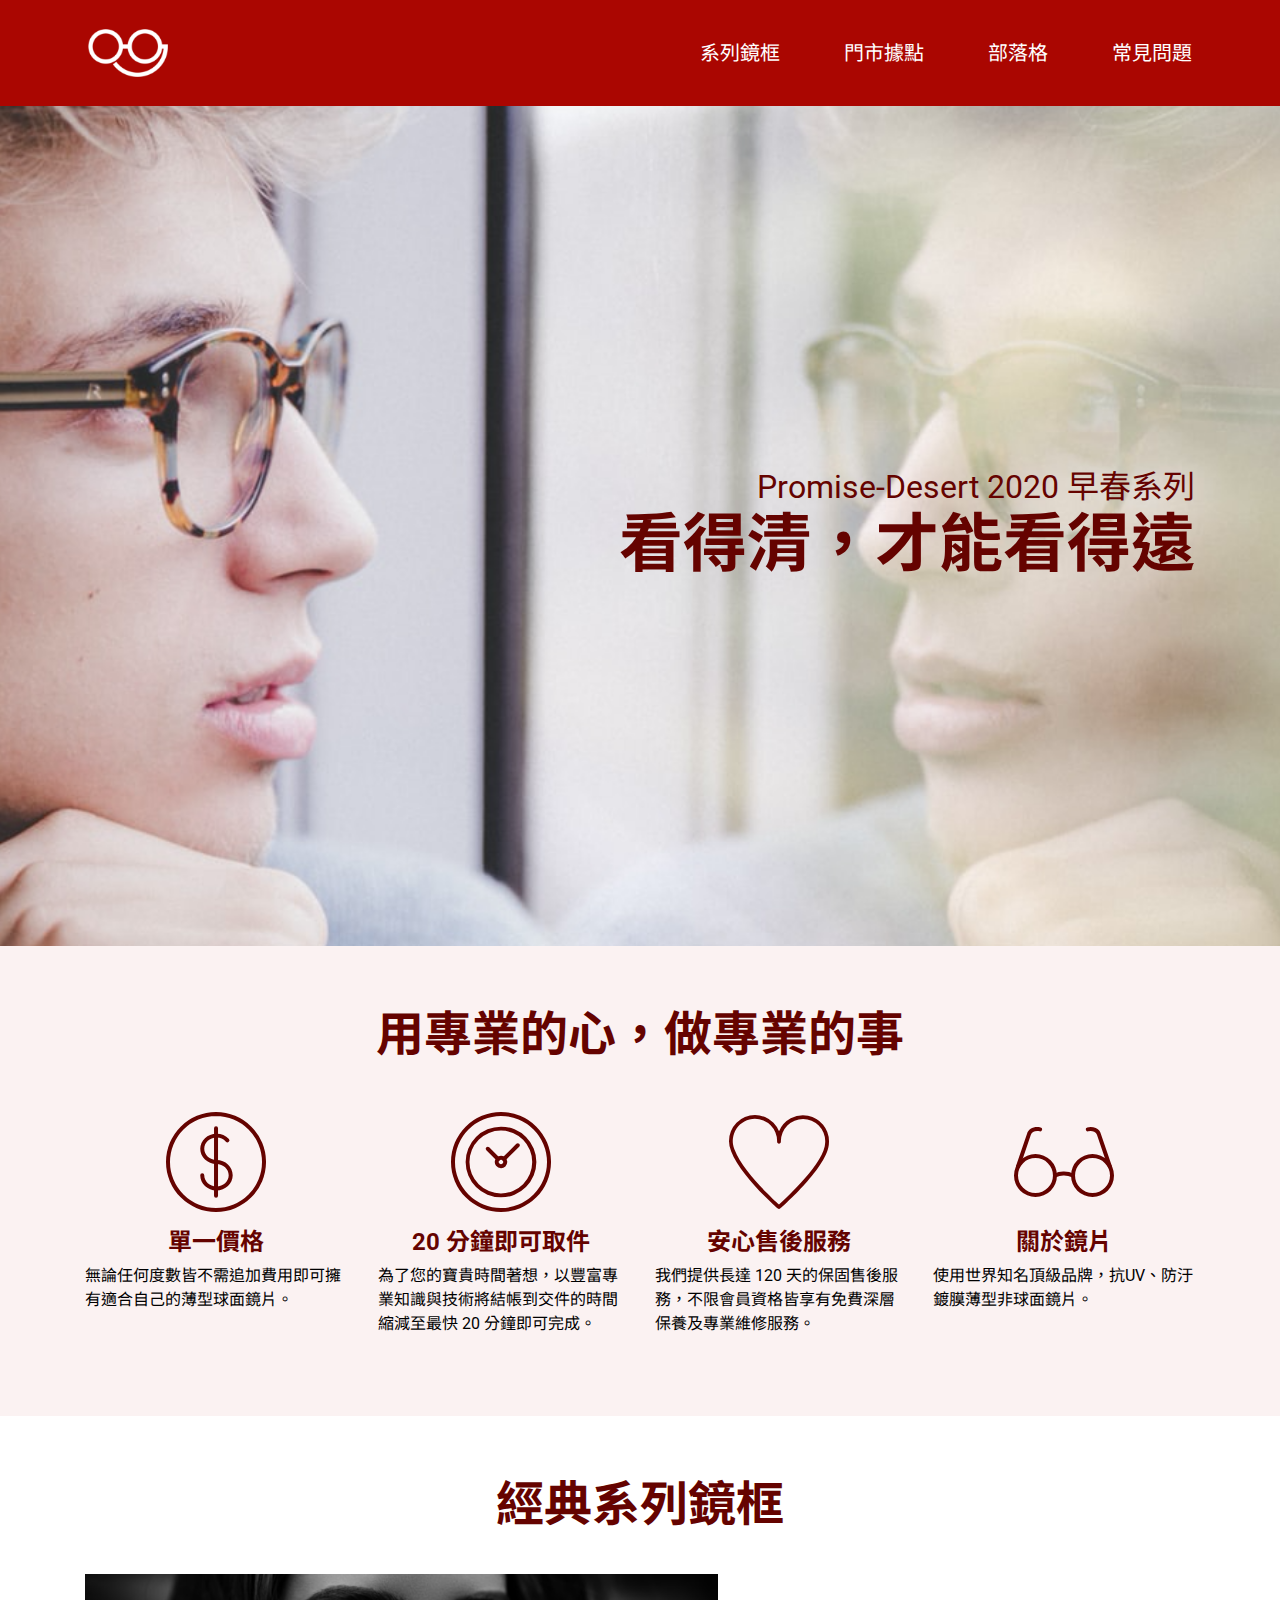
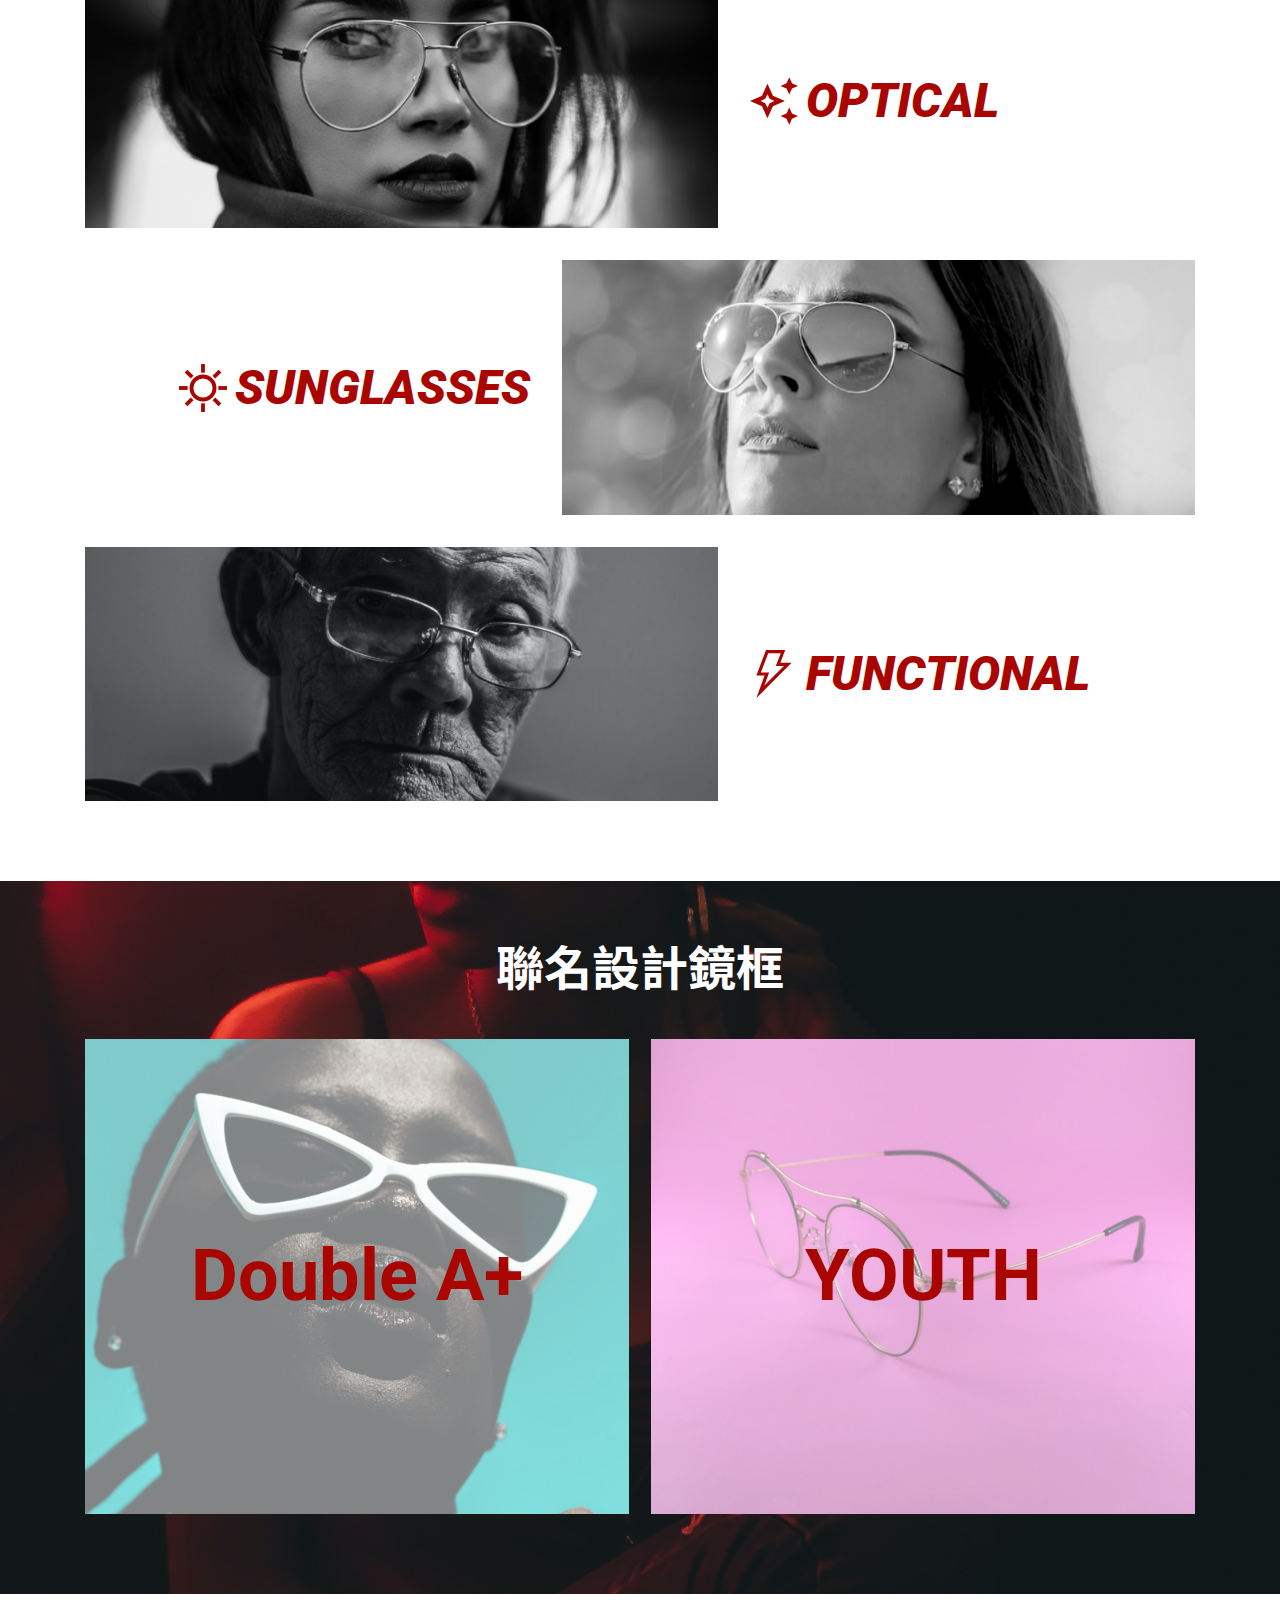
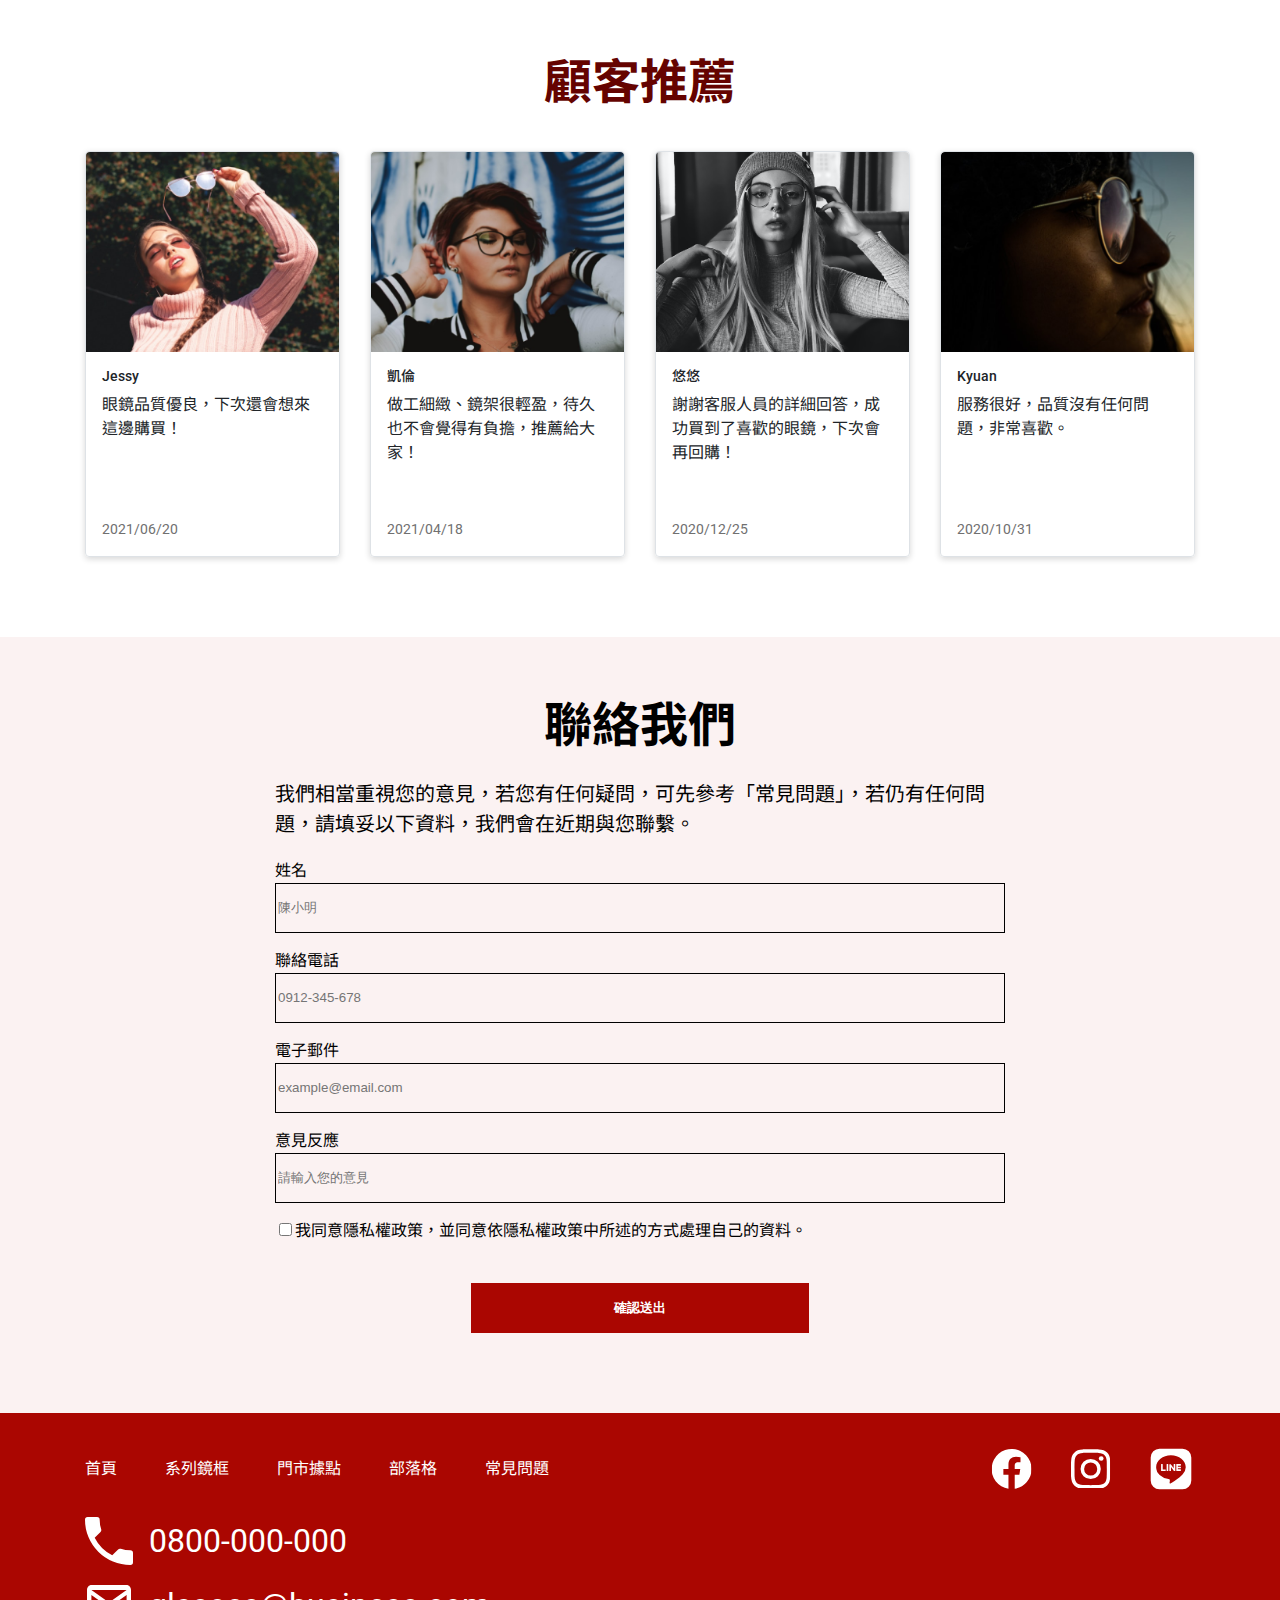
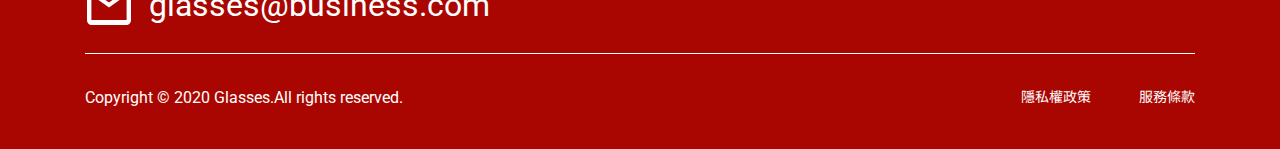
<file: index.html>
<!DOCTYPE html>
<html lang="en">

<head>
  <meta charset="UTF-8">
  <meta name="viewport" content="width=device-width, initial-scale=1.0">
  <meta http-equiv="X-UA-Compatible" content="ie=edge">
  <title>首頁</title>
  <link rel="stylesheet" href="./assets/style/all.css">
  <!-- google fonts 字體 -->
  <link rel="preconnect" href="https://fonts.googleapis.com">
  <link rel="preconnect" href="https://fonts.gstatic.com" crossorigin>
</head>

<body>
  <header class="header bg-primary">
    <div class="header__logo">
      <a href="./index.html" class="d-block">
        <img src="./assets/images/logo/logo-new_1.png" alt="logo">
      </a>
    </div>
    <nav class="menu">
      <ul class="menu__list">
        <li><a href="./products.html" class="menu__link">系列鏡框</a></li>
        <li><a href="./location.html" class="menu__link">門市據點</a></li>
        <li><a href="./blog.html" class="menu__link">部落格</a></li>
        <li><a href="./faq.html" class="menu__link">常見問題</a></li>
      </ul>
    </nav>
  </header>

  <main class="main">
    
<div class="index">
  <section class="banner">
    <div class="container">
      <div class="banner__main">
        <h1 class="banner__title">看得清，才能看得遠</h1>
        <h2 class="sub-title">Promise-Desert 2020 早春系列</h2>
      </div>
    </div>
  </section>
  <section>
    <div class="services bg-primary-light">
      <div class="container">
        <h2 class="services__title">用專業的心，做專業的事</h2>
        <ul class="services__list">
          <li>
            <img src="./assets/images/icon/icon-dollar.svg" class="services__img" alt="serviceImg">
            <h3 class="sub-title">單一價格</h3>
            <p>無論任何度數皆不需追加費用即可擁有適合自己的薄型球面鏡片。</p>
          </li>
          <li>
            <img src="./assets/images/icon/icon-clock.svg" class="services__img" alt="serviceImg">
            <h3 class="sub-title">20 分鐘即可取件</h3>
            <p>為了您的寶貴時間著想，以豐富專業知識與技術將結帳到交件的時間縮減至最快 20 分鐘即可完成。</p>
          </li>
          <li>
            <img src="./assets/images/icon/icon-heart.svg" class="services__img" alt="serviceImg">
            <h3 class="sub-title">安心售後服務</h3>
            <p>我們提供長達 120 天的保固售後服務，不限會員資格皆享有免費深層保養及專業維修服務。</p>
          </li>
          <li>
            <img src="./assets/images/icon/icon-glasses.svg" class="services__img" alt="serviceImg">
            <h3 class="sub-title">關於鏡片</h3>
            <p>使用世界知名頂級品牌，抗UV、防汙鍍膜薄型非球面鏡片。</p>
          </li>
        </ul>
      </div>
    </div>
  </section>
  <section>
    <div class="classic">
      <div class="container">
        <h2 class="classic__title">經典系列鏡框</h2>
        <ul class="classic__list">
          <li>
            <img class="classic__img" src="./assets/images/products/product-1.png" alt="classicImg">
            <a href="./products.html" class="classic__text">
              <img src="./assets/images/icon/icon-star.svg" class="text-icon" alt="star-icon">
              <h3 class="sub-title">OPTICAL</h3>
            </a>
          </li>
          <li>
            <img class="classic__img" src="./assets/images/products/product-2.png" alt="classicImg">
            <a href="./products.html" class="classic__text">
              <img src="./assets/images/icon/icon-sun.svg" class="text-icon" alt="sun-icon">
              <h3 class="sub-title">SUNGLASSES</h3>
            </a>
          </li>
          <li>
            <img class="classic__img" src="./assets/images/products/product-3.png" alt="classicImg">
            <a href="./products.html" class="classic__text">
              <img src="./assets/images/icon/icon-thunder.svg" class="text-icon" alt="thunder-icon">
              <h3 class="sub-title">FUNCTIONAL</h3>
            </a>
          </li>
        </ul>
      </div>
    </div>
  </section>
  <section>
    <div class="co-brand">
      <div class="container">
        <h2 class="co-brand__title">聯名設計鏡框</h2>
        <ul class="co-brand__list">
          <li class="co-brand__item">
            <img src="./assets/images/products/product-8.png" class="co-brand__img" alt="productImg">
            <h3 class="co-brand__subtitle">Double A+</h3>
          </li>
          <li class="co-brand__item">
            <img src="./assets/images/products/product-9.png" class="co-brand__img" alt="productImg">
            <h3 class="co-brand__subtitle">YOUTH</h3>
          </li>
        </ul>
      </div>
    </div>
  </section>
  <section>
    <div class="recommend">
      <div class="container">
        <h2 class="recommend__title">顧客推薦</h2>
        <ul class="recommend__list">
          <li class="recommend__item">
            <img src="./assets/images/rec/rec-1.png" alt="顧客照片" class="recommend__img">
            <div class="recommend__body">
              <div class="recommend__content">
                <h3 class="recommend__subtitle">Jessy</h3>
                <p class="recommend__text">眼鏡品質優良，下次還會想來這邊購買！</p>
              </div>
              <span class="recommend__time">2021/06/20</span>
            </div>
          </li>
          <li class="recommend__item">
            <img src="./assets/images/rec/rec-2.png" alt="顧客照片" class="recommend__img">
            <div class="recommend__body">
              <div class="recommend__content">
                <h3 class="recommend__subtitle">凱倫</h3>
                <p class="recommend__text">做工細緻、鏡架很輕盈，待久也不會覺得有負擔，推薦給大家！</p>
              </div>
              <span class="recommend__time">2021/04/18</span>
            </div>
          </li>
          <li class="recommend__item">
            <img src="./assets/images/rec/rec-3.png" alt="顧客照片" class="recommend__img">
            <div class="recommend__body">
              <div class="recommend__content">
                <h3 class="recommend__subtitle">悠悠</h3>
                <p class="recommend__text">謝謝客服人員的詳細回答，成功買到了喜歡的眼鏡，下次會再回購！</p>
              </div>
              <span class="recommend__time">2020/12/25</span>
            </div>
          </li>
          <li class="recommend__item">
            <img src="./assets/images/rec/rec-4.png" alt="顧客照片" class="recommend__img">
            <div class="recommend__body">
              <div class="recommend__content">
                <h3 class="recommend__subtitle">Kyuan</h3>
                <p class="recommend__text">服務很好，品質沒有任何問題，非常喜歡。</p>
              </div>
              <span class="recommend__time">2020/10/31</span>
            </div>
          </li>
        </ul>
      </div>
    </div>
  </section>
  <section>
    <div class="contact bg-primary-light">
      <div class="container">
        <div class="contact__main">
          <h2 class="contact__title">聯絡我們</h2>
          <p class="contact__text">我們相當重視您的意見，若您有任何疑問，可先參考「常見問題」，若仍有任何問題，請填妥以下資料，我們會在近期與您聯繫。</p>
          <ul class="contact__list">
            <li class="contact__item">
              <label for="姓名">姓名</label>
              <input class="input__text" type="text" id="姓名" placeholder="陳小明" name="name">
            </li>
            <li class="contact__item">
              <label for="聯絡電話">聯絡電話</label>
              <input class="input__text" type="tel" id="聯絡電話" placeholder="0912-345-678" name="phone">
            </li>
            <li class="contact__item">
              <label for="電子郵件">電子郵件</label>
              <input class="input__text" type="email" id="電子郵件" placeholder="example@email.com" name="name">
            </li>
            <li class="contact__item">
              <label for="意見反應">意見反應</label>
              <input class="input__text" type="text" id="意見反應" placeholder="請輸入您的意見" name="name">
            </li>
            <li class="contact__item">
              <input type="checkbox" id="同意" ><label for="同意">我同意隱私權政策，並同意依隱私權政策中所述的方式處理自己的資料。</label>
            </li>
          </ul>
          <div class="text-center">
            <input type="submit" class="submit" value="確認送出">
          </div>
        </div>
      </div>
    </div>
  </section>
</div>

  </main>

  <footer class="footer bg-primary">
    <div class="container">
      <div class="footer__main pt-4 pb-3">
        <div class="nav mb-3">
          <ul class="menu">
            <li><a href="./index.html" class="link">首頁</a></li>
            <li><a href="./products.html" class="link">系列鏡框</a></li>
            <li><a href="./location.html" class="link">門市據點</a></li>
            <li><a href="./blog.html" class="link">部落格</a></li>
            <li><a href="./faq.html" class="link">常見問題</a></li>
          </ul>
          <ul class="footer__community">
            <li><a href="#"><img src="./assets/images/icon/icon-fb.svg" class="icon-community link" alt="Facebook"></a></li>
            <li><a href="#"><img src="./assets/images/icon/icon-ig.svg" class="icon-community link" alt="Instagram"></a></li>
            <li><a href="#"><img src="./assets/images/icon/icon-line.svg" class="icon-community link" alt="Line"></a></li>
          </ul>
        </div>
        <address class="address">
          <ul class="address__list">
            <li class="address__item"><img src="./assets/images/icon/icon-phone.svg" class="icon-address mr-2" alt=""><a href="tel:+0800-000-000" class="address__text link">0800-000-000</a></li>
            <li class="address__item"><img src="./assets/images/icon/icon-mail.svg" class="icon-address mr-2" alt=""><a href="mailto:glasses@business.com" class="address__text link">glasses@business.com</a></li>
          </ul>
        </address>        
      </div>
      <div class="footer__copyright">
        <p class="copyright-text">Copyright © 2020 Glasses.All rights reserved.</p>
        <ul class="footer__rules">
          <li class="rule"><a href="#">隱私權政策</a></li>
          <li class="rule"><a href="#">服務條款</a></li>
        </ul>
      </div>
    </div>
  </footer>
  <script src="./assets/js/vendors.js"></script>
  <script src="./assets/js/all.js"></script>
  <script src="https://cdnjs.cloudflare.com/ajax/libs/jquery/3.5.1/jquery.min.js"></script>
</body>

</html>
</file>
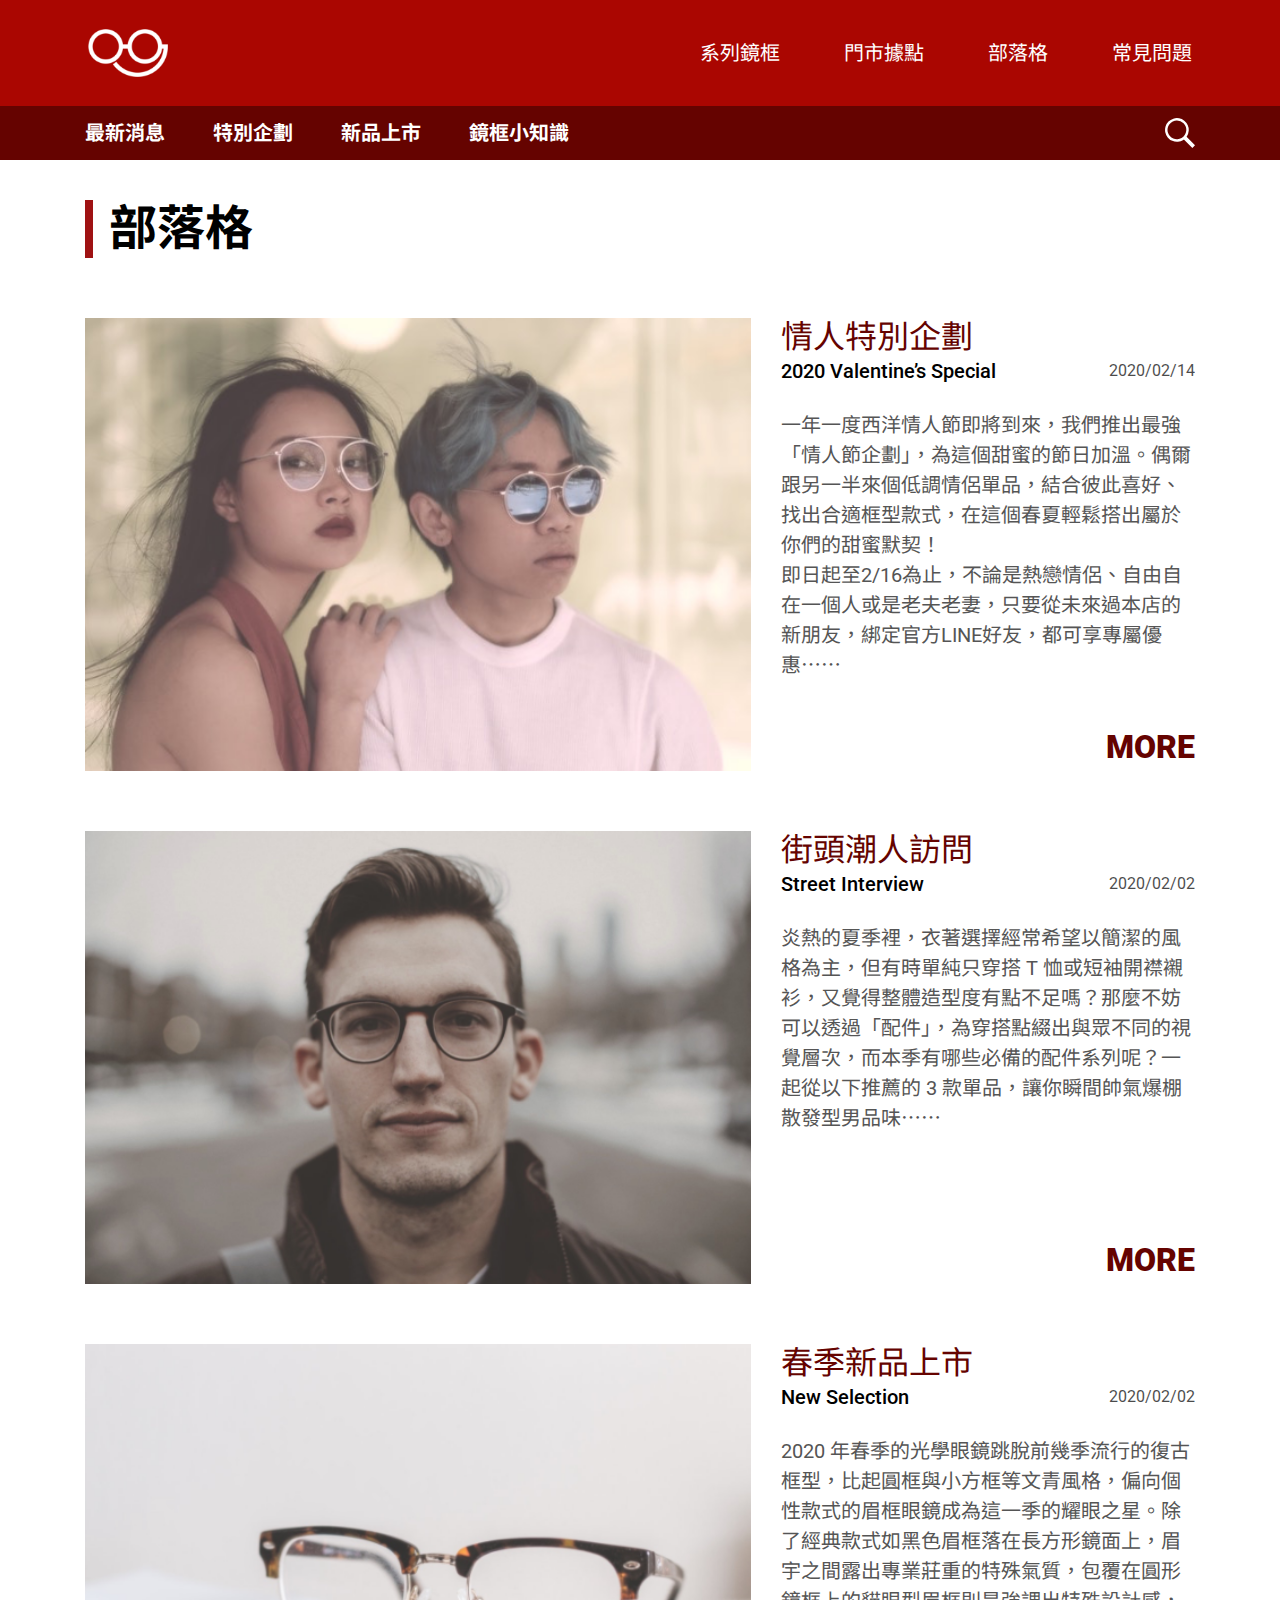
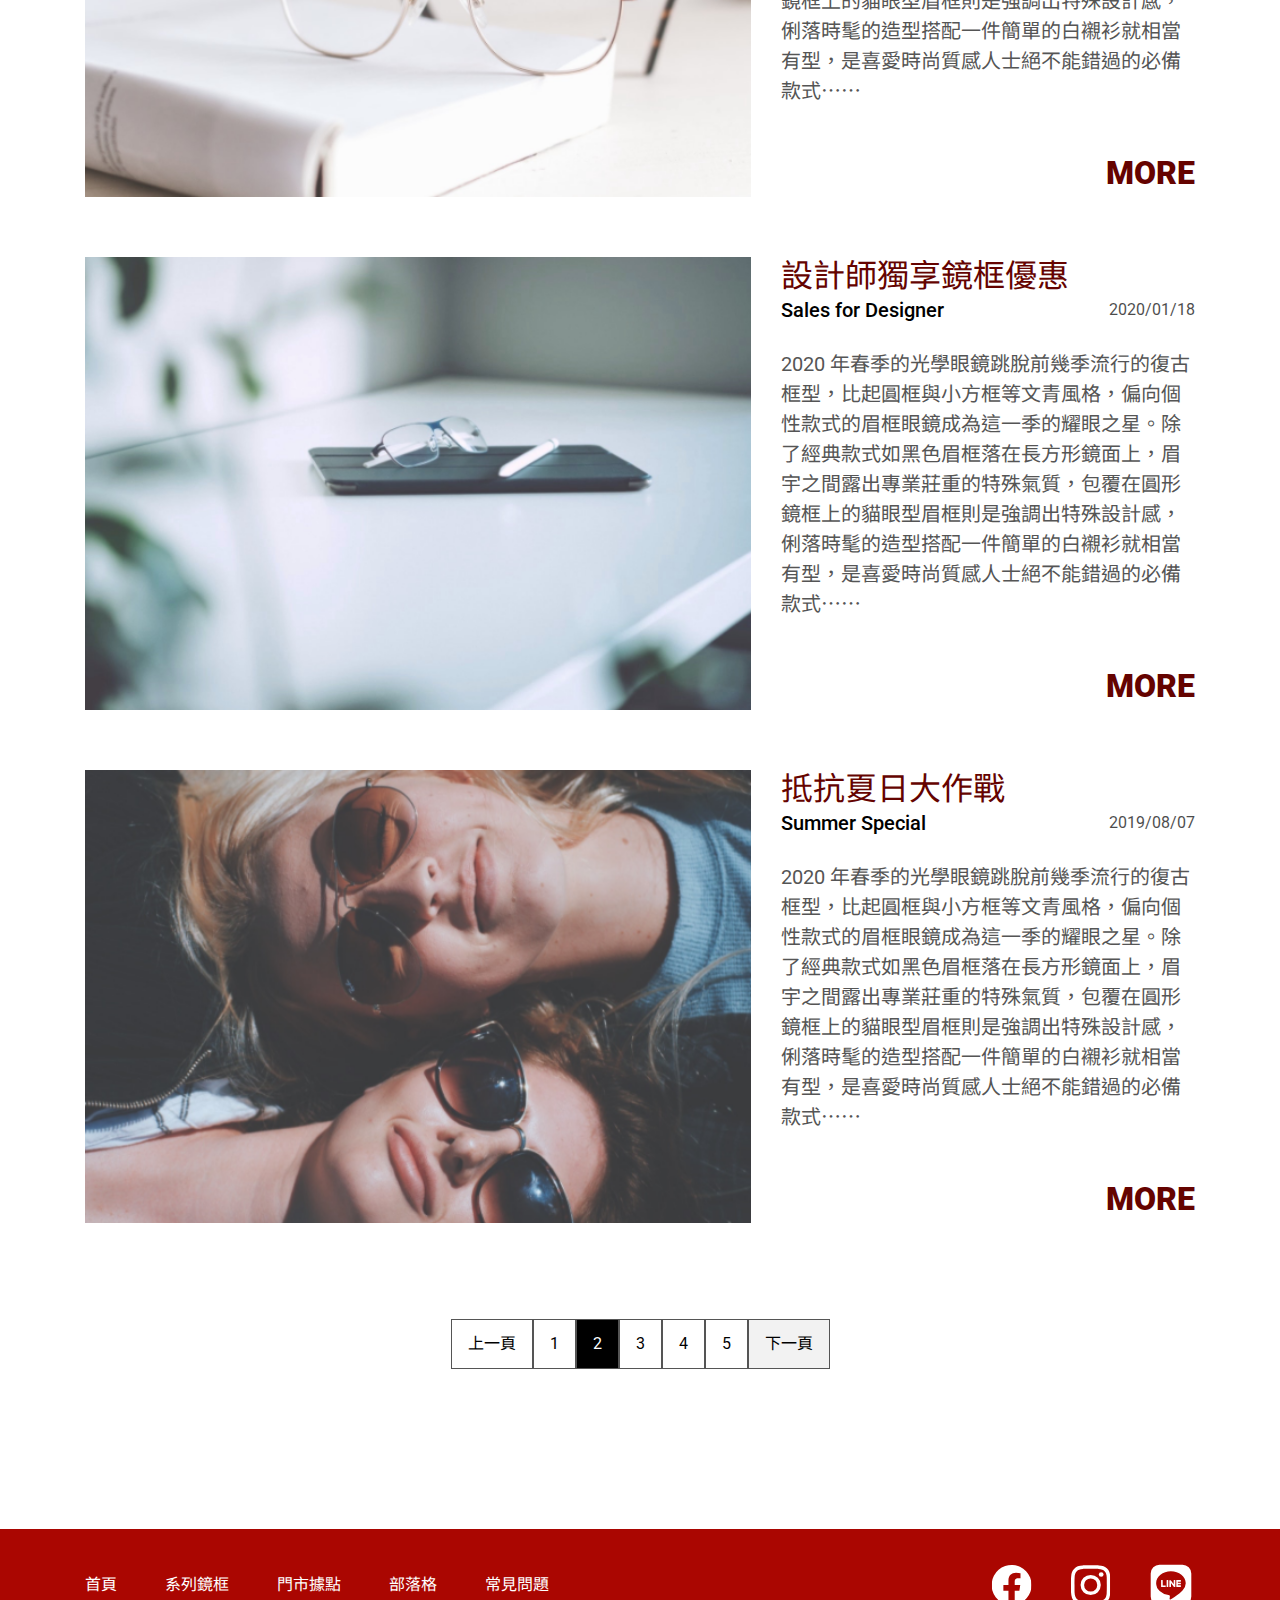
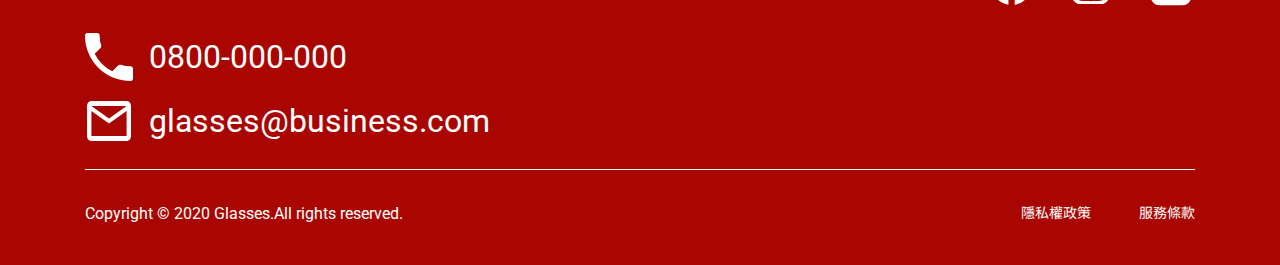
<file: blog.html>
<!DOCTYPE html>
<html lang="en">

<head>
  <meta charset="UTF-8">
  <meta name="viewport" content="width=device-width, initial-scale=1.0">
  <meta http-equiv="X-UA-Compatible" content="ie=edge">
  <title>部落格</title>
  <link rel="stylesheet" href="./assets/style/all.css">
  <!-- google fonts 字體 -->
  <link rel="preconnect" href="https://fonts.googleapis.com">
  <link rel="preconnect" href="https://fonts.gstatic.com" crossorigin>
</head>

<body>
  <header class="header bg-primary">
    <div class="header__logo">
      <a href="./index.html" class="d-block">
        <img src="./assets/images/logo/logo-new_1.png" alt="logo">
      </a>
    </div>
    <nav class="menu">
      <ul class="menu__list">
        <li><a href="./products.html" class="menu__link">系列鏡框</a></li>
        <li><a href="./location.html" class="menu__link">門市據點</a></li>
        <li><a href="./blog.html" class="menu__link">部落格</a></li>
        <li><a href="./faq.html" class="menu__link">常見問題</a></li>
      </ul>
    </nav>
  </header>

  <main class="main">
    

<div class="blog">
  <section>
    <nav class="navbar bg-secondary">
      <div class="container">
        <div class="nav__main">
          <ul class="nav__list">
            <li class="nav__item"><a href="#" class="nav__link">最新消息</a></li>
            <li class="nav__item"><a href="#" class="nav__link">特別企劃</a></li>
            <li class="nav__item"><a href="#" class="nav__link">新品上市</a></li>
            <li class="nav__item"><a href="#" class="nav__link">鏡框小知識</a></li> 
          </ul>
          <img src="./assets/images/icon/icon-search.svg" class="nav__icon" alt="搜尋">
        </div>
      </div>
    </nav>
    <div class="blog__main">
      <div class="container">
        <h1 class="blog__title h2 h3-mb fw-bold">部落格</h1>
        <ul class="blog__list">
          <li class="card blog-article-link">
            <div class="card-img-block">
              <img src="./assets/images/blog/blog-1.png" class="card-top-img" alt="blog圖片">
            </div>
            <div class="card-main d-flex flex-column justify-content-between">
              <div>
                <div class="card-header">
                  <h2 class="card-title h3 h5-pad h6-mb text-secondary">情人特別企劃</h2>
                  <div class="d-flex justify-content-between align-items-center">
                    <span class="card-subtitle h5 h6-pad fz-sm-mb fw-medium">2020 Valentine’s Special</span>
                    <span class="card-time fz-sm-pad">2020/02/14</span>
                  </div>
                </div>
                <div class="card-body d-none-mb">
                  <p class="card-text h5 fz-sm-pad">一年一度西洋情人節即將到來，我們推出最強「情人節企劃」，為這個甜蜜的節日加溫。偶爾跟另一半來個低調情侶單品，結合彼此喜好、找出合適框型款式，在這個春夏輕鬆搭出屬於你們的甜蜜默契！<br>即日起至2/16為止，不論是熱戀情侶、自由自在一個人或是老夫老妻，只要從未來過本店的新朋友，綁定官方LINE好友，都可享專屬優惠⋯⋯<span class="fz-sm fw-bold d-none d-inline-block-pad text-secondary">more</span></p>
                </div>
              </div>
              <div class="card-footer text-end d-none-pad">
                <span class="h3 fw-black text-secondary">MORE</span>
              </div>
            </div>
          </li>
          <li class="card blog-article-link">
            <div class="card-img-block">
              <img src="./assets/images/blog/blog-2.png" class="card-top-img" alt="blog圖片">
            </div>
            <div class="card-main d-flex flex-column justify-content-between">
              <div>
                <div class="card-header">
                  <h2 class="card-title h3 h5-pad h6-mb text-secondary">街頭潮人訪問</h2>
                  <div class="d-flex justify-content-between align-items-center">
                    <span class="card-subtitle h5 h6-pad fz-sm-mb fw-medium">Street Interview</span>
                    <span class="card-time fz-sm-pad">2020/02/02</span>
                  </div>
                </div>
                <div class="card-body d-none-mb">
                  <p class="card-text h5 fz-sm-pad">炎熱的夏季裡，衣著選擇經常希望以簡潔的風格為主，但有時單純只穿搭 T 恤或短袖開襟襯衫，又覺得整體造型度有點不足嗎？那麼不妨可以透過「配件」，為穿搭點綴出與眾不同的視覺層次，而本季有哪些必備的配件系列呢？一起從以下推薦的 3 款單品，讓你瞬間帥氣爆棚散發型男品味⋯⋯<span class="fz-sm fw-bold d-none d-inline-block-pad text-secondary">more</span></p>
                </div>
              </div>
              <div class="card-footer text-end d-none-pad">
                <span class="h3 fw-black text-secondary">MORE</span>
              </div>
            </div>
          </li>
          <li class="card blog-article-link">
            <div class="card-img-block">
              <img src="./assets/images/blog/blog-3.png" class="card-top-img" alt="blog圖片">
            </div>
            <div class="card-main d-flex flex-column justify-content-between">
              <div>
                <div class="card-header">
                  <h2 class="card-title h3 h5-pad h6-mb text-secondary">春季新品上市</h2>
                  <div class="d-flex justify-content-between align-items-center">
                    <span class="card-subtitle h5 h6-pad fz-sm-mb fw-medium">New Selection</span>
                    <span class="card-time fz-sm-pad">2020/02/02</span>
                  </div>
                </div>
                <div class="card-body d-none-mb">
                  <p class="card-text h5 fz-sm-pad">2020 年春季的光學眼鏡跳脫前幾季流行的復古框型，比起圓框與小方框等文青風格，偏向個性款式的眉框眼鏡成為這一季的耀眼之星。除了經典款式如黑色眉框落在長方形鏡面上，眉宇之間露出專業莊重的特殊氣質，包覆在圓形鏡框上的貓眼型眉框則是強調出特殊設計感，俐落時髦的造型搭配一件簡單的白襯衫就相當有型，是喜愛時尚質感人士絕不能錯過的必備款式⋯⋯<span class="fz-sm fw-bold d-none d-inline-block-pad text-secondary">more</span></p>
                </div>
              </div>
              <div class="card-footer text-end d-none-pad">
                <span class="h3 fw-black text-secondary">MORE</span>
              </div>
            </div>
          </li>
          <li class="card blog-article-link">
            <div class="card-img-block">
              <img src="./assets/images/blog/blog-4.png" class="card-top-img" alt="blog圖片">
            </div>
            <div class="card-main d-flex flex-column justify-content-between">
              <div>
                <div class="card-header">
                  <h2 class="card-title h3 h5-pad h6-mb text-secondary">設計師獨享鏡框優惠</h2>
                  <div class="d-flex justify-content-between align-items-center">
                    <span class="card-subtitle h5 h6-pad fz-sm-mb fw-medium">Sales for Designer</span>
                    <span class="card-time fz-sm-pad">2020/01/18</span>
                  </div>
                </div>
                <div class="card-body d-none-mb">
                  <p class="card-text h5 fz-sm-pad">2020 年春季的光學眼鏡跳脫前幾季流行的復古框型，比起圓框與小方框等文青風格，偏向個性款式的眉框眼鏡成為這一季的耀眼之星。除了經典款式如黑色眉框落在長方形鏡面上，眉宇之間露出專業莊重的特殊氣質，包覆在圓形鏡框上的貓眼型眉框則是強調出特殊設計感，俐落時髦的造型搭配一件簡單的白襯衫就相當有型，是喜愛時尚質感人士絕不能錯過的必備款式⋯⋯<span class="fz-sm fw-bold d-none d-inline-block-pad text-secondary">more</span></p>
                </div>
              </div>
              <div class="card-footer text-end d-none-pad">
                <span class="h3 fw-black text-secondary">MORE</span>
              </div>
            </div>
          </li>
          <li class="card blog-article-link">
            <div class="card-img-block">
              <img src="./assets/images/blog/blog-5.png" class="card-top-img" alt="blog圖片">
            </div>
            <div class="card-main d-flex flex-column justify-content-between">
              <div>
                <div class="card-header">
                  <h2 class="card-title h3 h5-pad h6-mb text-secondary">抵抗夏日大作戰</h2>
                  <div class="d-flex justify-content-between align-items-center">
                    <span class="card-subtitle h5 h6-pad fz-sm-mb fw-medium">Summer Special</span>
                    <span class="card-time fz-sm-pad">2019/08/07</span>
                  </div>
                </div>
                <div class="card-body d-none-mb">
                  <p class="card-text h5 fz-sm-pad">2020 年春季的光學眼鏡跳脫前幾季流行的復古框型，比起圓框與小方框等文青風格，偏向個性款式的眉框眼鏡成為這一季的耀眼之星。除了經典款式如黑色眉框落在長方形鏡面上，眉宇之間露出專業莊重的特殊氣質，包覆在圓形鏡框上的貓眼型眉框則是強調出特殊設計感，俐落時髦的造型搭配一件簡單的白襯衫就相當有型，是喜愛時尚質感人士絕不能錯過的必備款式⋯⋯<span class="fz-sm fw-bold d-none d-inline-block-pad text-secondary">more</span></p>
                </div>
              </div>
              <div class="card-footer text-end d-none-pad">
                <span class="h3 fw-black text-secondary">MORE</span>
              </div>
            </div>
          </li>
        </ul>
        <nav aria-label="Page navigation example">
          <ul class="pagination justify-content-center">
            <li class="page-item"><a class="page-link pre-page" href="#">上一頁</a></li>
            <li class="page-item"><a class="page-link" href="#">1</a></li>
            <li class="page-item active"><a class="page-link" href="#">2</a></li>
            <li class="page-item"><a class="page-link" href="#">3</a></li>
            <li class="page-item"><a class="page-link" href="#">4</a></li>
            <li class="page-item"><a class="page-link" href="#">5</a></li>
            <li class="page-item"><a class="page-link next-page" href="#">下一頁</a></li>
          </ul>
        </nav>
      </div>
    </div>
  </section>
</div>
  </main>

  <footer class="footer bg-primary">
    <div class="container">
      <div class="footer__main pt-4 pb-3">
        <div class="nav mb-3">
          <ul class="menu">
            <li><a href="./index.html" class="link">首頁</a></li>
            <li><a href="./products.html" class="link">系列鏡框</a></li>
            <li><a href="./location.html" class="link">門市據點</a></li>
            <li><a href="./blog.html" class="link">部落格</a></li>
            <li><a href="./faq.html" class="link">常見問題</a></li>
          </ul>
          <ul class="footer__community">
            <li><a href="#"><img src="./assets/images/icon/icon-fb.svg" class="icon-community link" alt="Facebook"></a></li>
            <li><a href="#"><img src="./assets/images/icon/icon-ig.svg" class="icon-community link" alt="Instagram"></a></li>
            <li><a href="#"><img src="./assets/images/icon/icon-line.svg" class="icon-community link" alt="Line"></a></li>
          </ul>
        </div>
        <address class="address">
          <ul class="address__list">
            <li class="address__item"><img src="./assets/images/icon/icon-phone.svg" class="icon-address mr-2" alt=""><a href="tel:+0800-000-000" class="address__text link">0800-000-000</a></li>
            <li class="address__item"><img src="./assets/images/icon/icon-mail.svg" class="icon-address mr-2" alt=""><a href="mailto:glasses@business.com" class="address__text link">glasses@business.com</a></li>
          </ul>
        </address>        
      </div>
      <div class="footer__copyright">
        <p class="copyright-text">Copyright © 2020 Glasses.All rights reserved.</p>
        <ul class="footer__rules">
          <li class="rule"><a href="#">隱私權政策</a></li>
          <li class="rule"><a href="#">服務條款</a></li>
        </ul>
      </div>
    </div>
  </footer>
  <script src="./assets/js/vendors.js"></script>
  <script src="./assets/js/all.js"></script>
  <script src="https://cdnjs.cloudflare.com/ajax/libs/jquery/3.5.1/jquery.min.js"></script>
</body>

</html>
</file>
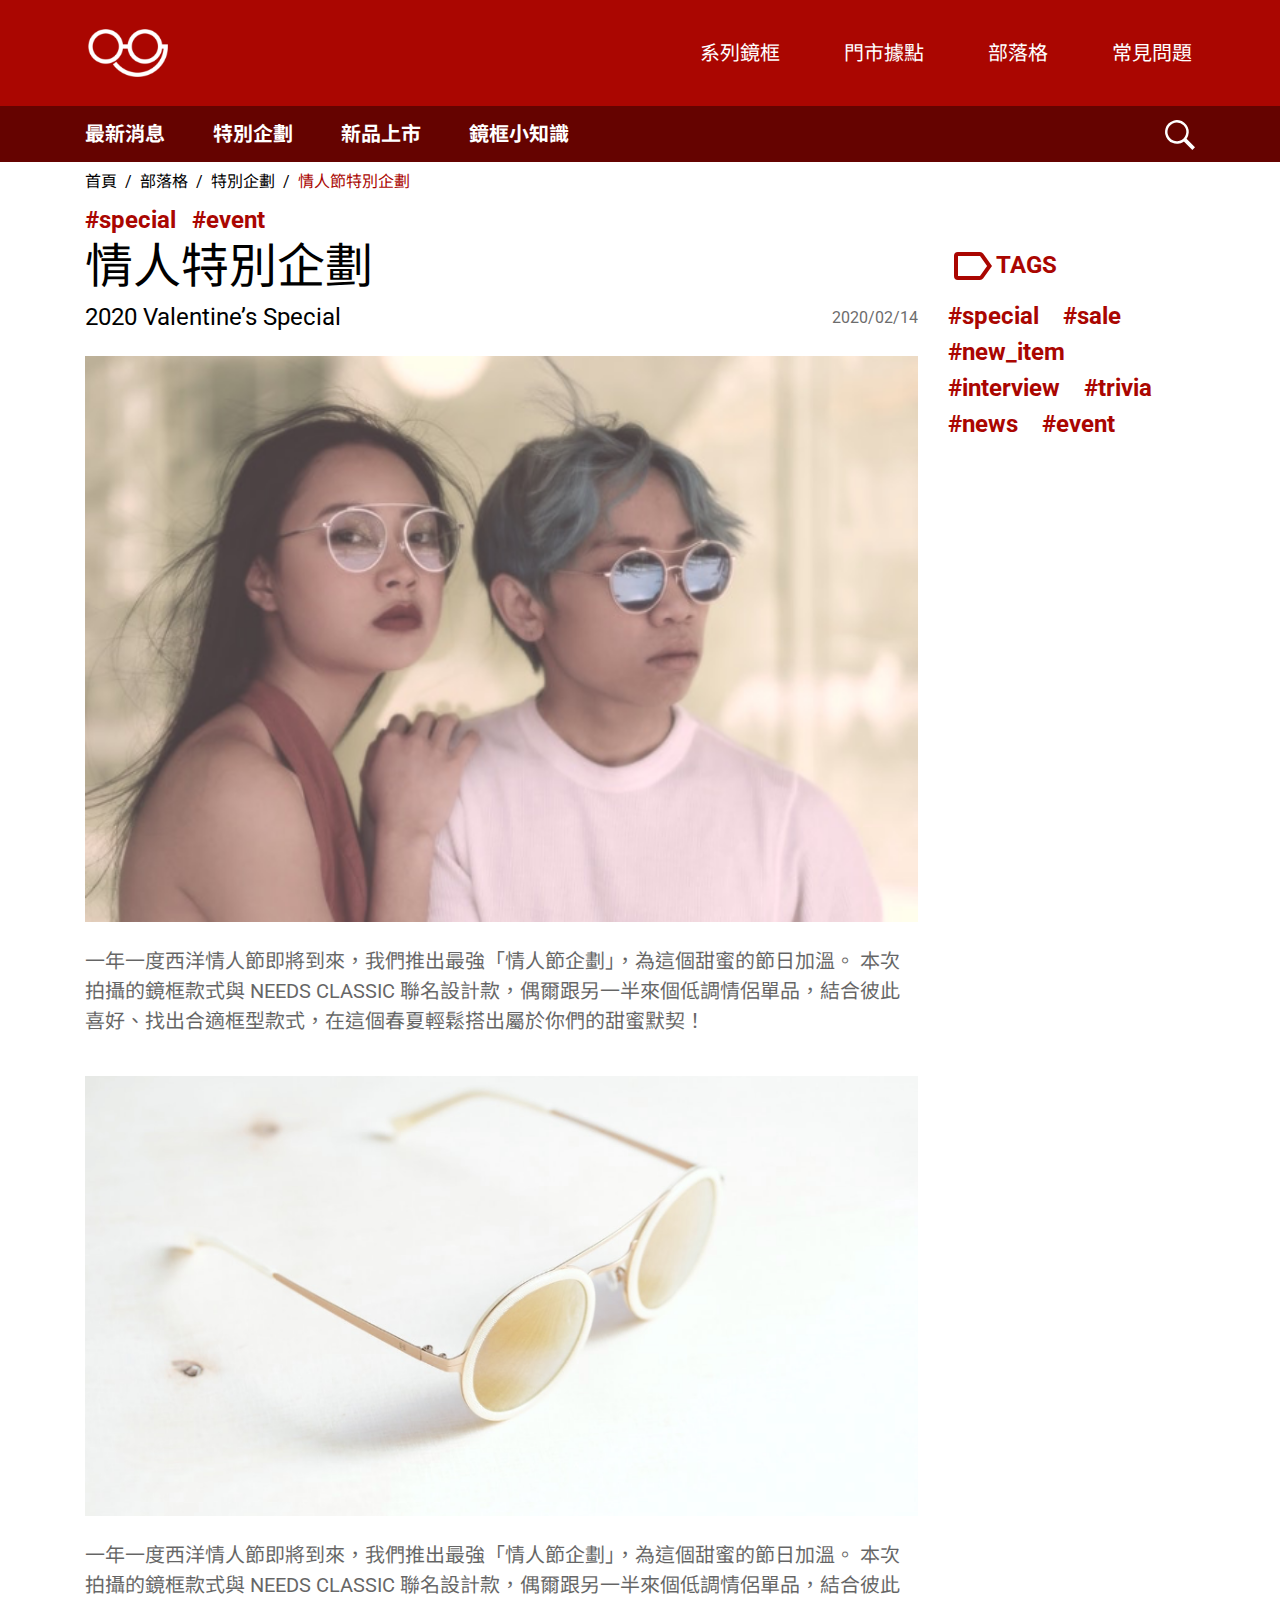
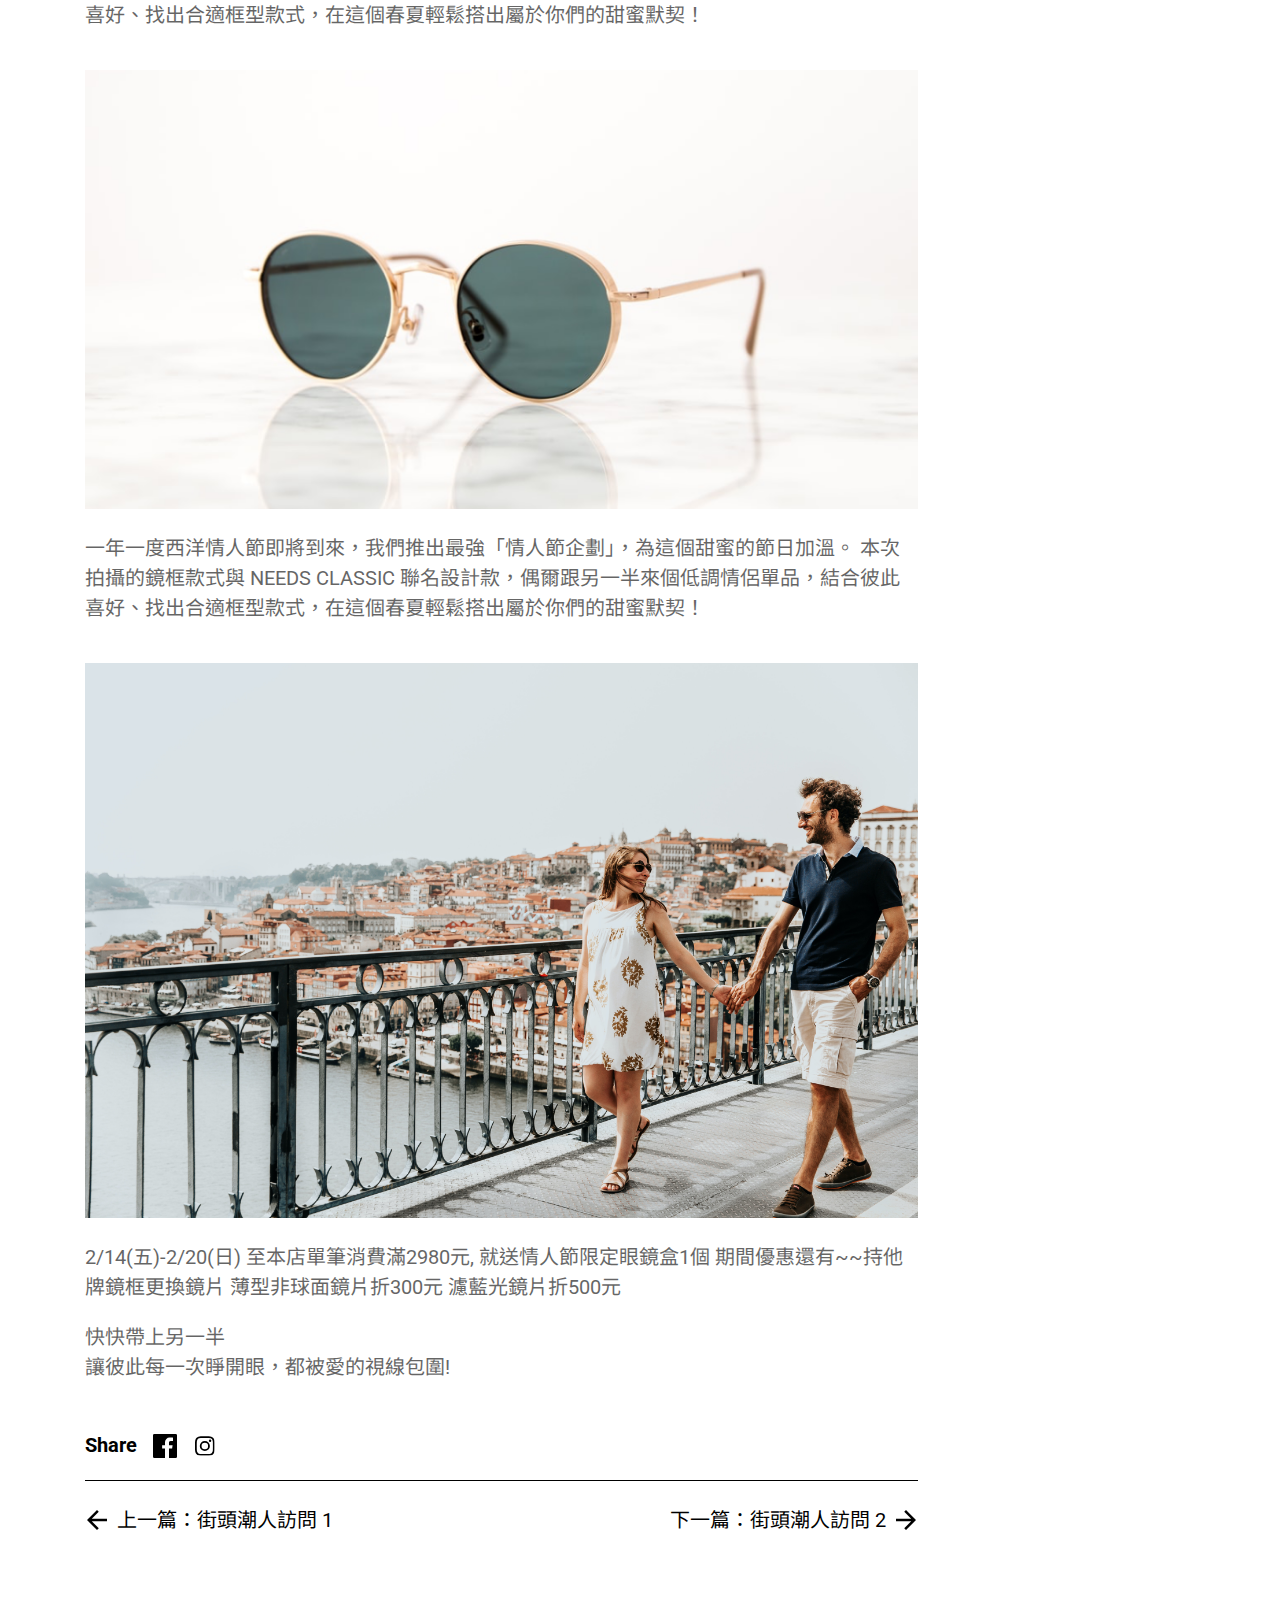
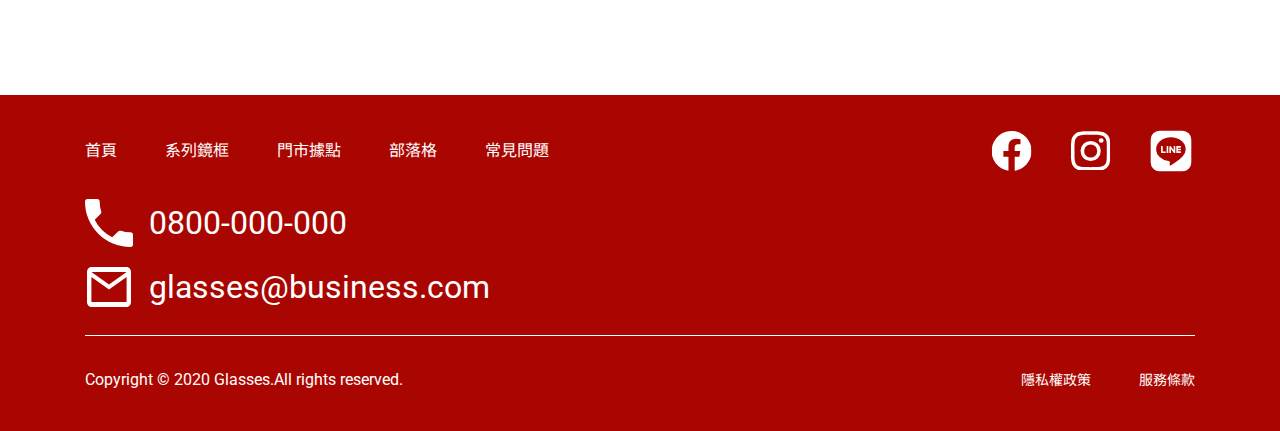
<file: blog_article.html>
<!DOCTYPE html>
<html lang="en">

<head>
  <meta charset="UTF-8">
  <meta name="viewport" content="width=device-width, initial-scale=1.0">
  <meta http-equiv="X-UA-Compatible" content="ie=edge">
  <title>文章</title>
  <link rel="stylesheet" href="./assets/style/all.css">
  <!-- google fonts 字體 -->
  <link rel="preconnect" href="https://fonts.googleapis.com">
  <link rel="preconnect" href="https://fonts.gstatic.com" crossorigin>
</head>

<body>
  <header class="header bg-primary">
    <div class="header__logo">
      <a href="./index.html" class="d-block">
        <img src="./assets/images/logo/logo-new_1.png" alt="logo">
      </a>
    </div>
    <nav class="menu">
      <ul class="menu__list">
        <li><a href="./products.html" class="menu__link">系列鏡框</a></li>
        <li><a href="./location.html" class="menu__link">門市據點</a></li>
        <li><a href="./blog.html" class="menu__link">部落格</a></li>
        <li><a href="./faq.html" class="menu__link">常見問題</a></li>
      </ul>
    </nav>
  </header>

  <main class="main">
    
<div class="article">
  <section>
    <nav class="navbar bg-secondary">
      <div class="container">
        <div class="nav__main">
          <ul class="nav__list">
            <li class="nav__item"><a href="#" class="nav__link">最新消息</a></li>
            <li class="nav__item"><a href="#" class="nav__link">特別企劃</a></li>
            <li class="nav__item"><a href="#" class="nav__link">新品上市</a></li>
            <li class="nav__item"><a href="#" class="nav__link">鏡框小知識</a></li> 
          </ul>
          <a href="#" class="nav__link"><img src="./assets/images/icon/icon-search.svg" class="nav__icon d-none-mb" alt="搜尋"></a>
        </div>
      </div>
    </nav>
    <div class="container">
      <div class="article__main d-flex d-block-mb">
        <div class="article__content">
          <nav>
            <ol class="breadcrumb">
              <li class="breadcrumb-item"><a href="#" class="breadcrumb-link">首頁</a>/</li>
              <li class="breadcrumb-item"><a href="#" class="breadcrumb-link">部落格</a>/</li>
              <li class="breadcrumb-item"><a href="#" class="breadcrumb-link">特別企劃</a>/</li>
              <li class="breadcrumb-item active">情人節特別企劃</li>
            </ol>
          </nav>
          <ul class="tag-list tag-top">
            <li class="tag-item"><a href="" class="h4 h6-pad fz-sm-mb text-decoration-none text-primary fw-bold">#special</a></li>
            <li class="tag-item"><a href="" class="h4 h6-pad fz-sm-mb text-decoration-none text-primary fw-bold">#event</a></li>
          </ul>
          <h1 class="article__title h2 h3-pad h5-mb">
            情人特別企劃
          </h1>
          <div class="subtitle-block d-flex justify-content-between align-items-center">
            <h2 class="article__subtitle h4 h6-mb fz-sm-mb">
              2020 Valentine’s Special
            </h2>
            <span class="article__time text-gray-300 fz-sm-pad">2020/02/14</span>
          </div>
          <ul class="article__list">
            <li class="article__item">
              <img src="./assets/images/blog/blog-1.png" class="article__img" alt="文章圖片">
              <p class="article__text h5 h6-pad">一年一度西洋情人節即將到來，我們推出最強「情人節企劃」，為這個甜蜜的節日加溫。 本次拍攝的鏡框款式與 NEEDS CLASSIC 聯名設計款，偶爾跟另一半來個低調情侶單品，結合彼此喜好、找出合適框型款式，在這個春夏輕鬆搭出屬於你們的甜蜜默契！</p>
            </li>
            <li class="article__item">
              <img src="./assets/images/blog/blog-6.png" class="article__img" alt="文章圖片">
              <p class="article__text h5 h6-pad">一年一度西洋情人節即將到來，我們推出最強「情人節企劃」，為這個甜蜜的節日加溫。 本次拍攝的鏡框款式與 NEEDS CLASSIC 聯名設計款，偶爾跟另一半來個低調情侶單品，結合彼此喜好、找出合適框型款式，在這個春夏輕鬆搭出屬於你們的甜蜜默契！</p>
            </li>
            <li class="article__item">
              <img src="./assets/images/blog/blog-7.png" class="article__img" alt="文章圖片">
              <p class="article__text h5 h6-pad">一年一度西洋情人節即將到來，我們推出最強「情人節企劃」，為這個甜蜜的節日加溫。 本次拍攝的鏡框款式與 NEEDS CLASSIC 聯名設計款，偶爾跟另一半來個低調情侶單品，結合彼此喜好、找出合適框型款式，在這個春夏輕鬆搭出屬於你們的甜蜜默契！</p>
            </li>
            <li class="article__item">
              <img src="./assets/images/blog/blog-10.jpg" class="article__img" alt="文章圖片">
              <p class="article__text h5 h6-pad">2/14(五)-2/20(日) 至本店單筆消費滿2980元, 就送情人節限定眼鏡盒1個 期間優惠還有~~持他牌鏡框更換鏡片 薄型非球面鏡片折300元 濾藍光鏡片折500元</p>
              <p class="article__text h5 h6-pad">快快帶上另一半<br>讓彼此每一次睜開眼，都被愛的視線包圍!</p>
            </li>
          </ul>
          <div class="article__community d-flex align-items-center">
            <span class="h5 h6-pad fw-bold pr-2">Share</span>
            <ul class="community-list d-flex">
              <li class="community-item"><a href="#"><img src="./assets/images/icon/icon-fb-dark.svg" class="tag-icon" alt="facebook"></a></li>
              <li class="community-item"><a href="#"><img src="./assets/images/icon/icon-ig-dark.svg" class="tag-icon" alt="instagram"></a></li>
            </ul>
          </div>
          <div class="article__pagination d-flex justify-content-between align-items-center d-block-mb">
            <div class="page-item pre-page d-flex align-items-center"><img src="./assets/images/icon/icon-arrow.svg" class="page-icon img-horizon-reverse" alt="向左"><span class="page-text h5 h6-pad fz-sm-mb">上一篇：街頭潮人訪問 1</span></div>
            <div class="page-item next-page d-flex align-items-center "><span class="page-text h5 h6-pad fz-sm-mb">下一篇：街頭潮人訪問 2</span><img src="./assets/images/icon/icon-arrow.svg" class="page-icon" alt="向右"></div>
          </div>
        </div>
        <div class="sidebar">
          <div class="sidebar__header d-flex align-items-center">
            <img src="./assets/images/icon/icon-tag.svg" class="tag-icon" alt="tag-icon">
            <h3 class="sidebar__title h4 h5-pad fw-bold text-primary">TAGS</h3>
          </div>
          <div class="sidebar__body">
            <ul class="tag-list tag-sidebar">
              <li class="tag-item"><a href="" class="h4 h6-pad text-decoration-none text-primary fw-bold">#special</a></li>
              <li class="tag-item"><a href="" class="h4 h6-pad text-decoration-none text-primary fw-bold">#sale</a></li>
              <li class="tag-item"><a href="" class="h4 h6-pad text-decoration-none text-primary fw-bold">#new_item</a></li>
              <li class="tag-item"><a href="" class="h4 h6-pad text-decoration-none text-primary fw-bold">#interview</a></li>
              <li class="tag-item"><a href="" class="h4 h6-pad text-decoration-none text-primary fw-bold">#trivia</a></li>
              <li class="tag-item"><a href="" class="h4 h6-pad text-decoration-none text-primary fw-bold">#news</a></li>
              <li class="tag-item"><a href="" class="h4 h6-pad text-decoration-none text-primary fw-bold">#event</a></li>
            </ul>
          </div>
        </div>
      </div>
    </div>
  </section>
</div>
  </main>

  <footer class="footer bg-primary">
    <div class="container">
      <div class="footer__main pt-4 pb-3">
        <div class="nav mb-3">
          <ul class="menu">
            <li><a href="./index.html" class="link">首頁</a></li>
            <li><a href="./products.html" class="link">系列鏡框</a></li>
            <li><a href="./location.html" class="link">門市據點</a></li>
            <li><a href="./blog.html" class="link">部落格</a></li>
            <li><a href="./faq.html" class="link">常見問題</a></li>
          </ul>
          <ul class="footer__community">
            <li><a href="#"><img src="./assets/images/icon/icon-fb.svg" class="icon-community link" alt="Facebook"></a></li>
            <li><a href="#"><img src="./assets/images/icon/icon-ig.svg" class="icon-community link" alt="Instagram"></a></li>
            <li><a href="#"><img src="./assets/images/icon/icon-line.svg" class="icon-community link" alt="Line"></a></li>
          </ul>
        </div>
        <address class="address">
          <ul class="address__list">
            <li class="address__item"><img src="./assets/images/icon/icon-phone.svg" class="icon-address mr-2" alt=""><a href="tel:+0800-000-000" class="address__text link">0800-000-000</a></li>
            <li class="address__item"><img src="./assets/images/icon/icon-mail.svg" class="icon-address mr-2" alt=""><a href="mailto:glasses@business.com" class="address__text link">glasses@business.com</a></li>
          </ul>
        </address>        
      </div>
      <div class="footer__copyright">
        <p class="copyright-text">Copyright © 2020 Glasses.All rights reserved.</p>
        <ul class="footer__rules">
          <li class="rule"><a href="#">隱私權政策</a></li>
          <li class="rule"><a href="#">服務條款</a></li>
        </ul>
      </div>
    </div>
  </footer>
  <script src="./assets/js/vendors.js"></script>
  <script src="./assets/js/all.js"></script>
  <script src="https://cdnjs.cloudflare.com/ajax/libs/jquery/3.5.1/jquery.min.js"></script>
</body>

</html>
</file>
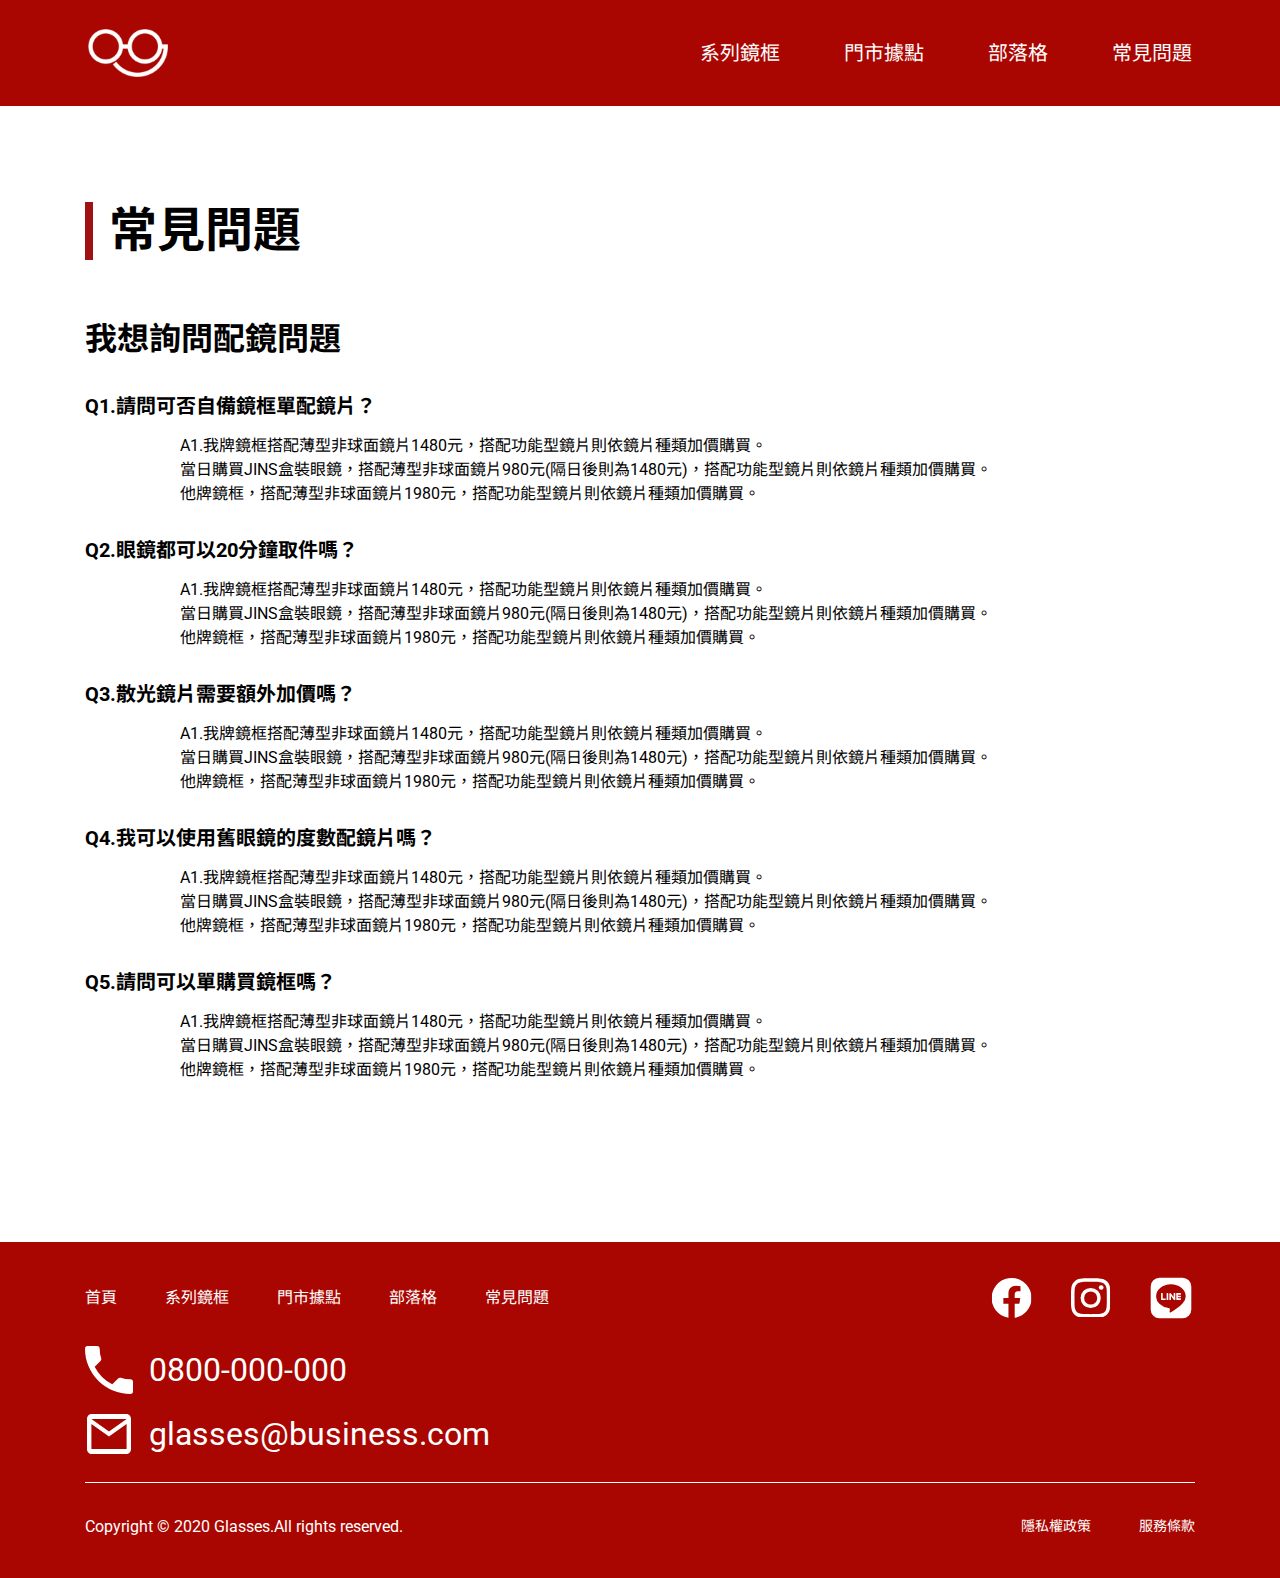
<file: faq.html>
<!DOCTYPE html>
<html lang="en">

<head>
  <meta charset="UTF-8">
  <meta name="viewport" content="width=device-width, initial-scale=1.0">
  <meta http-equiv="X-UA-Compatible" content="ie=edge">
  <title>常見問題</title>
  <link rel="stylesheet" href="./assets/style/all.css">
  <!-- google fonts 字體 -->
  <link rel="preconnect" href="https://fonts.googleapis.com">
  <link rel="preconnect" href="https://fonts.gstatic.com" crossorigin>
</head>

<body>
  <header class="header bg-primary">
    <div class="header__logo">
      <a href="./index.html" class="d-block">
        <img src="./assets/images/logo/logo-new_1.png" alt="logo">
      </a>
    </div>
    <nav class="menu">
      <ul class="menu__list">
        <li><a href="./products.html" class="menu__link">系列鏡框</a></li>
        <li><a href="./location.html" class="menu__link">門市據點</a></li>
        <li><a href="./blog.html" class="menu__link">部落格</a></li>
        <li><a href="./faq.html" class="menu__link">常見問題</a></li>
      </ul>
    </nav>
  </header>

  <main class="main">
    
<div class="faq">
  <section>
    <div class="container">
      <div class="faq__main">
        <h1 class="faq__title h2 h3-mb fw-bold">
          常見問題
        </h1>
        <h2 class="faq__subtitle h3 h5-mb fw-bold">
          我想詢問配鏡問題
        </h2>
        <ul class="faq__list">
          <li class="faq__item">
            <h3 class="item-title h5 h6-mb fw-bold">
              Q1.請問可否自備鏡框單配鏡片？
            </h3>
            <p class="item-text fz-sm-mb">
              A1.我牌鏡框搭配薄型非球面鏡片1480元，搭配功能型鏡片則依鏡片種類加價購買。<br>當日購買JINS盒裝眼鏡，搭配薄型非球面鏡片980元(隔日後則為1480元)，搭配功能型鏡片則依鏡片種類加價購買。<br>他牌鏡框，搭配薄型非球面鏡片1980元，搭配功能型鏡片則依鏡片種類加價購買。
            </p>
          </li>
          <li class="faq__item">
            <h3 class="item-title h5 h6-mb fw-bold">
              Q2.眼鏡都可以20分鐘取件嗎？
            </h3>
            <p class="item-text fz-sm-mb">
              A1.我牌鏡框搭配薄型非球面鏡片1480元，搭配功能型鏡片則依鏡片種類加價購買。<br>當日購買JINS盒裝眼鏡，搭配薄型非球面鏡片980元(隔日後則為1480元)，搭配功能型鏡片則依鏡片種類加價購買。<br>他牌鏡框，搭配薄型非球面鏡片1980元，搭配功能型鏡片則依鏡片種類加價購買。
            </p>
          </li>
          <li class="faq__item">
            <h3 class="item-title h5 h6-mb fw-bold">
              Q3.散光鏡片需要額外加價嗎？
            </h3>
            <p class="item-text fz-sm-mb">
              A1.我牌鏡框搭配薄型非球面鏡片1480元，搭配功能型鏡片則依鏡片種類加價購買。<br>當日購買JINS盒裝眼鏡，搭配薄型非球面鏡片980元(隔日後則為1480元)，搭配功能型鏡片則依鏡片種類加價購買。<br>他牌鏡框，搭配薄型非球面鏡片1980元，搭配功能型鏡片則依鏡片種類加價購買。
            </p>
          </li>
          <li class="faq__item">
            <h3 class="item-title h5 h6-mb fw-bold">
              Q4.我可以使用舊眼鏡的度數配鏡片嗎？
            </h3>
            <p class="item-text fz-sm-mb">
              A1.我牌鏡框搭配薄型非球面鏡片1480元，搭配功能型鏡片則依鏡片種類加價購買。<br>當日購買JINS盒裝眼鏡，搭配薄型非球面鏡片980元(隔日後則為1480元)，搭配功能型鏡片則依鏡片種類加價購買。<br>他牌鏡框，搭配薄型非球面鏡片1980元，搭配功能型鏡片則依鏡片種類加價購買。
            </p>
          </li>
          <li class="faq__item">
            <h3 class="item-title h5 h6-mb fw-bold">
              Q5.請問可以單購買鏡框嗎？
            </h3>
            <p class="item-text fz-sm-mb">
              A1.我牌鏡框搭配薄型非球面鏡片1480元，搭配功能型鏡片則依鏡片種類加價購買。<br>當日購買JINS盒裝眼鏡，搭配薄型非球面鏡片980元(隔日後則為1480元)，搭配功能型鏡片則依鏡片種類加價購買。<br>他牌鏡框，搭配薄型非球面鏡片1980元，搭配功能型鏡片則依鏡片種類加價購買。
            </p>
          </li>
        </ul>
      </div>
    </div>
  </section>
</div>
  </main>

  <footer class="footer bg-primary">
    <div class="container">
      <div class="footer__main pt-4 pb-3">
        <div class="nav mb-3">
          <ul class="menu">
            <li><a href="./index.html" class="link">首頁</a></li>
            <li><a href="./products.html" class="link">系列鏡框</a></li>
            <li><a href="./location.html" class="link">門市據點</a></li>
            <li><a href="./blog.html" class="link">部落格</a></li>
            <li><a href="./faq.html" class="link">常見問題</a></li>
          </ul>
          <ul class="footer__community">
            <li><a href="#"><img src="./assets/images/icon/icon-fb.svg" class="icon-community link" alt="Facebook"></a></li>
            <li><a href="#"><img src="./assets/images/icon/icon-ig.svg" class="icon-community link" alt="Instagram"></a></li>
            <li><a href="#"><img src="./assets/images/icon/icon-line.svg" class="icon-community link" alt="Line"></a></li>
          </ul>
        </div>
        <address class="address">
          <ul class="address__list">
            <li class="address__item"><img src="./assets/images/icon/icon-phone.svg" class="icon-address mr-2" alt=""><a href="tel:+0800-000-000" class="address__text link">0800-000-000</a></li>
            <li class="address__item"><img src="./assets/images/icon/icon-mail.svg" class="icon-address mr-2" alt=""><a href="mailto:glasses@business.com" class="address__text link">glasses@business.com</a></li>
          </ul>
        </address>        
      </div>
      <div class="footer__copyright">
        <p class="copyright-text">Copyright © 2020 Glasses.All rights reserved.</p>
        <ul class="footer__rules">
          <li class="rule"><a href="#">隱私權政策</a></li>
          <li class="rule"><a href="#">服務條款</a></li>
        </ul>
      </div>
    </div>
  </footer>
  <script src="./assets/js/vendors.js"></script>
  <script src="./assets/js/all.js"></script>
  <script src="https://cdnjs.cloudflare.com/ajax/libs/jquery/3.5.1/jquery.min.js"></script>
</body>

</html>
</file>
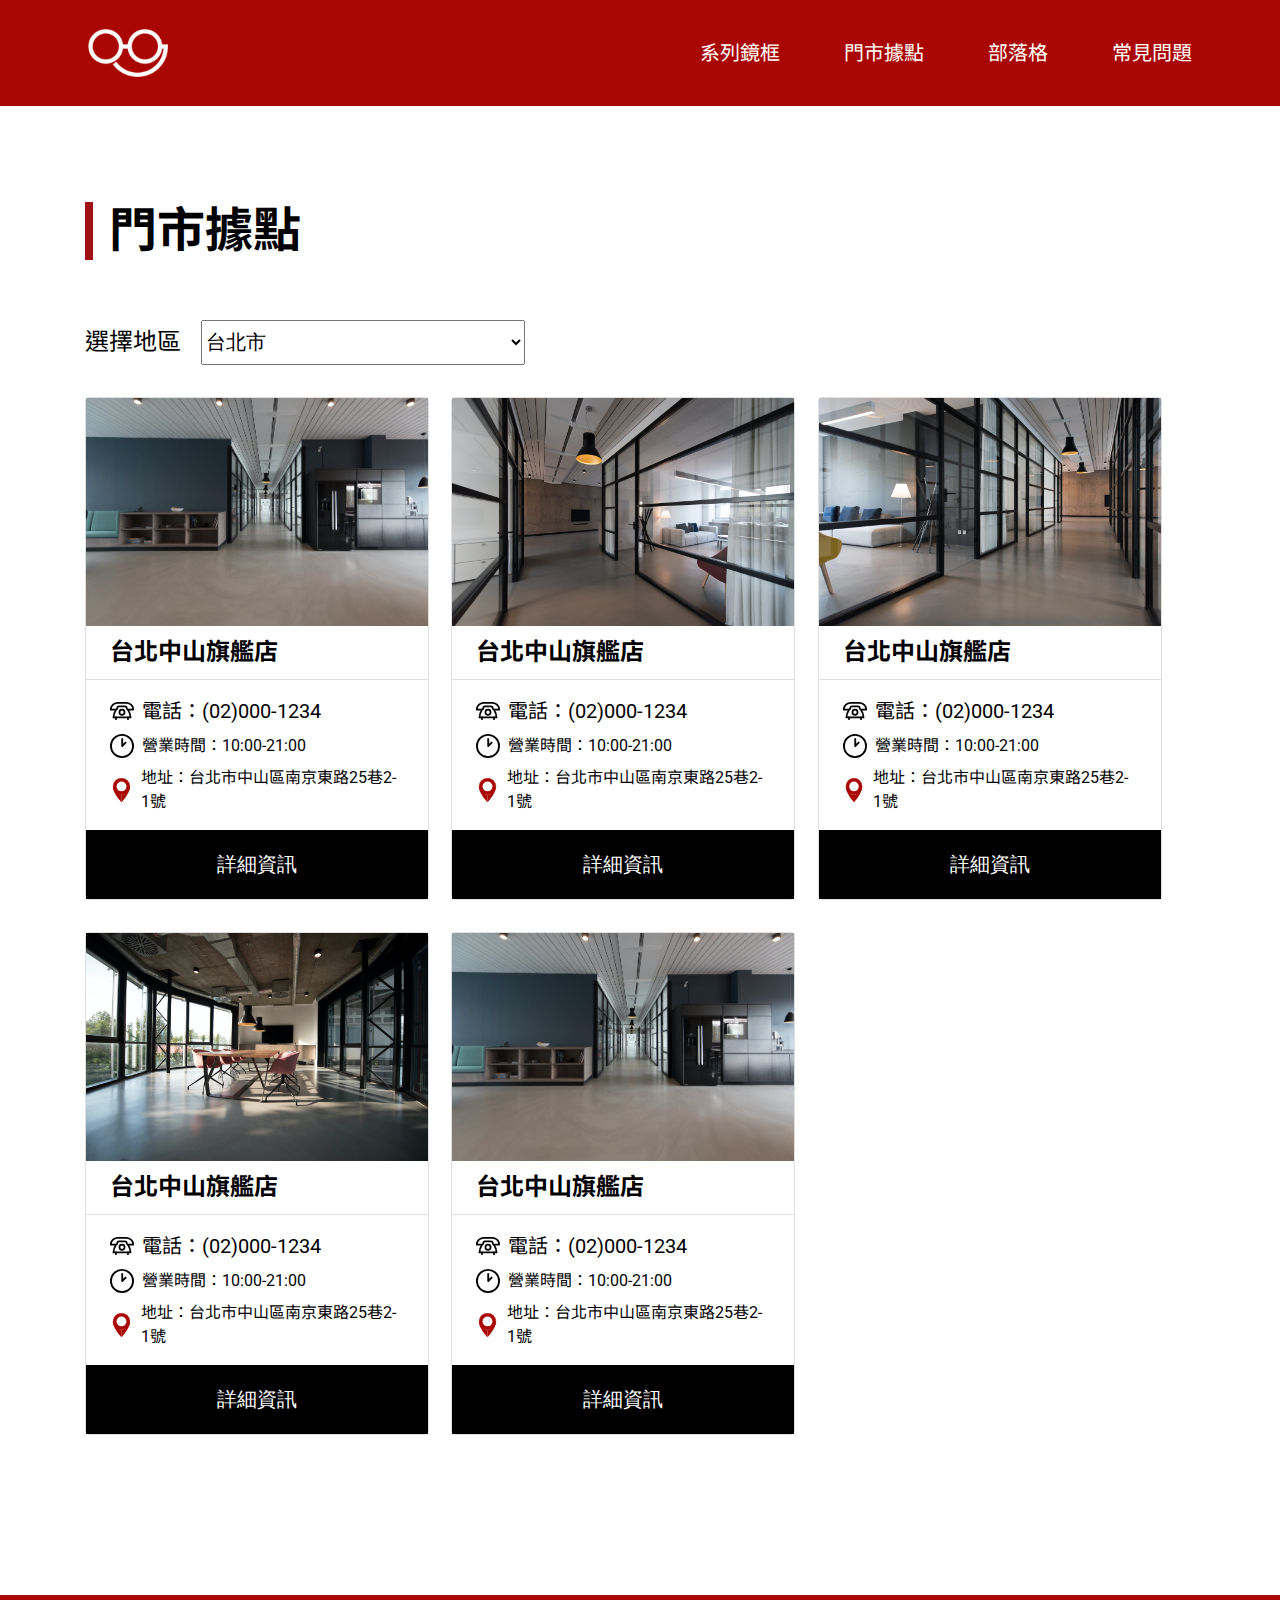
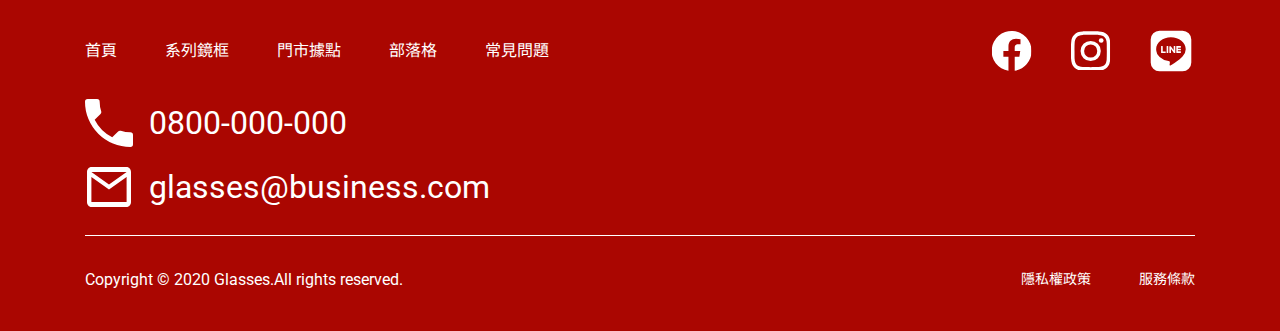
<file: location.html>
<!DOCTYPE html>
<html lang="en">

<head>
  <meta charset="UTF-8">
  <meta name="viewport" content="width=device-width, initial-scale=1.0">
  <meta http-equiv="X-UA-Compatible" content="ie=edge">
  <title>門市據點</title>
  <link rel="stylesheet" href="./assets/style/all.css">
  <!-- google fonts 字體 -->
  <link rel="preconnect" href="https://fonts.googleapis.com">
  <link rel="preconnect" href="https://fonts.gstatic.com" crossorigin>
</head>

<body>
  <header class="header bg-primary">
    <div class="header__logo">
      <a href="./index.html" class="d-block">
        <img src="./assets/images/logo/logo-new_1.png" alt="logo">
      </a>
    </div>
    <nav class="menu">
      <ul class="menu__list">
        <li><a href="./products.html" class="menu__link">系列鏡框</a></li>
        <li><a href="./location.html" class="menu__link">門市據點</a></li>
        <li><a href="./blog.html" class="menu__link">部落格</a></li>
        <li><a href="./faq.html" class="menu__link">常見問題</a></li>
      </ul>
    </nav>
  </header>

  <main class="main">
    
<section class="location">
  <div class="container">
    <div class="location__main">
      <h1 class="location__title fw-bold h2 h4-mb">
        門市據點
      </h1>
      <div class="select-block d-flex align-items-center">
        <label for="location" class="select-label h4 h6-pad fz-sm-mb">選擇地區</label>
        <select name="location" id="location" class="location__select h5 h6-pad fz-sm-mb">
          <option value="" disabled>請選擇</option>
          <option value="台北市">台北市</option>
          <option value="台中市">台中市</option>
          <option value="高雄市">高雄市</option>
        </select>
      </div>
      <ul class="location__list d-flex flex-wrap">
        <li class="location__item">
          <div class="card">
            <img src="./assets/images/locate/locate1.jpeg" class="card-img-top" alt="據點照">
            <div class="card-header">
              <h5 class="card-title h4 h6-pad fw-bold">台北中山旗艦店</h5>
            </div>
            <div class="card-body">
              <address>
                <ul class="address-list">
                  <li class="address-item">
                    <img src="./assets/images/icon/icon-phone-black.svg" alt="" class="address-icon">
                    <p class="h5 fz-sm-mb">電話：(02)000-1234</p>
                  </li>
                  <li class="address-item">
                    <img src="./assets/images/icon/icon-clock-black.svg" alt="" class="address-icon">
                    <p>營業時間：10:00-21:00</p>
                  </li>
                  <li class="address-item">
                    <img src="./assets/images/icon/icon-location.svg" alt="" class="address-icon">
                    <p>地址：台北市中山區南京東路25巷2-1號</p>
                  </li>
                </ul>
              </address>
            </div>
            <div class="card-footer">
              <input type="button" class="location-button h5 fz-sm-pad" value="詳細資訊">
            </div>
          </div>
        </li>
        <li class="location__item">
          <div class="card">
            <img src="./assets/images/locate/locate2.jpg" class="card-img-top" alt="據點照">
            <div class="card-header">
              <h5 class="card-title h4 h6-pad fw-bold">台北中山旗艦店</h5>
            </div>
            <div class="card-body">
              <address>
                <ul class="address-list">
                  <li class="address-item">
                    <img src="./assets/images/icon/icon-phone-black.svg" alt="" class="address-icon">
                    <p class="h5 fz-sm-mb">電話：(02)000-1234</p>
                  </li>
                  <li class="address-item">
                    <img src="./assets/images/icon/icon-clock-black.svg" alt="" class="address-icon">
                    <p>營業時間：10:00-21:00</p>
                  </li>
                  <li class="address-item">
                    <img src="./assets/images/icon/icon-location.svg" alt="" class="address-icon">
                    <p>地址：台北市中山區南京東路25巷2-1號</p>
                  </li>
                </ul>
              </address>
            </div>
            <div class="card-footer">
              <input type="button" class="location-button h5 fz-sm-pad" value="詳細資訊">
            </div>
          </div>
        </li>
        <li class="location__item">
          <div class="card">
            <img src="./assets/images/locate/locate3.jpg" class="card-img-top" alt="據點照">
            <div class="card-header">
              <h5 class="card-title h4 h6-pad fw-bold">台北中山旗艦店</h5>
            </div>
            <div class="card-body">
              <address>
                <ul class="address-list">
                  <li class="address-item">
                    <img src="./assets/images/icon/icon-phone-black.svg" alt="" class="address-icon">
                    <p class="h5 fz-sm-mb">電話：(02)000-1234</p>
                  </li>
                  <li class="address-item">
                    <img src="./assets/images/icon/icon-clock-black.svg" alt="" class="address-icon">
                    <p>營業時間：10:00-21:00</p>
                  </li>
                  <li class="address-item">
                    <img src="./assets/images/icon/icon-location.svg" alt="" class="address-icon">
                    <p>地址：台北市中山區南京東路25巷2-1號</p>
                  </li>
                </ul>
              </address>
            </div>
            <div class="card-footer">
              <input type="button" class="location-button h5 fz-sm-pad" value="詳細資訊">
            </div>
          </div>
        </li>
        <li class="location__item">
          <div class="card">
            <img src="./assets/images/locate/locate4.jpg" class="card-img-top" alt="據點照">
            <div class="card-header">
              <h5 class="card-title h4 h6-pad fw-bold">台北中山旗艦店</h5>
            </div>
            <div class="card-body">
              <address>
                <ul class="address-list">
                  <li class="address-item">
                    <img src="./assets/images/icon/icon-phone-black.svg" alt="" class="address-icon">
                    <p class="h5 fz-sm-mb">電話：(02)000-1234</p>
                  </li>
                  <li class="address-item">
                    <img src="./assets/images/icon/icon-clock-black.svg" alt="" class="address-icon">
                    <p>營業時間：10:00-21:00</p>
                  </li>
                  <li class="address-item">
                    <img src="./assets/images/icon/icon-location.svg" alt="" class="address-icon">
                    <p>地址：台北市中山區南京東路25巷2-1號</p>
                  </li>
                </ul>
              </address>
            </div>
            <div class="card-footer">
              <input type="button" class="location-button h5 fz-sm-pad" value="詳細資訊">
            </div>
          </div>
        </li>
        <li class="location__item">
          <div class="card">
            <img src="./assets/images/locate/locate1.jpeg" class="card-img-top" alt="據點照">
            <div class="card-header">
              <h5 class="card-title h4 h6-pad fw-bold">台北中山旗艦店</h5>
            </div>
            <div class="card-body">
              <address>
                <ul class="address-list">
                  <li class="address-item">
                    <img src="./assets/images/icon/icon-phone-black.svg" alt="" class="address-icon">
                    <p class="h5 fz-sm-mb">電話：(02)000-1234</p>
                  </li>
                  <li class="address-item">
                    <img src="./assets/images/icon/icon-clock-black.svg" alt="" class="address-icon">
                    <p>營業時間：10:00-21:00</p>
                  </li>
                  <li class="address-item">
                    <img src="./assets/images/icon/icon-location.svg" alt="" class="address-icon">
                    <p>地址：台北市中山區南京東路25巷2-1號</p>
                  </li>
                </ul>
              </address>
            </div>
            <div class="card-footer">
              <input type="button" class="location-button h5 fz-sm-pad" value="詳細資訊">
            </div>
          </div>
        </li>
      </ul>
      <div class="location__information d-none d-flex justify-content-between">
        <div class="card">
          <img src="./assets/images/locate/locate1.jpeg" class="card-img-top" alt="據點照">
          <div class="card-main">
            <div class="card-header">
              <h5 class="card-title h4 h6-pad fw-bold">台北中山旗艦店</h5>
            </div>
            <div class="card-body">
              <address>
                <ul class="address-list">
                  <li class="address-item">
                    <img src="./assets/images/icon/icon-phone-black.svg" alt="" class="address-icon">
                    <p class="h5 fz-sm-mb">電話：(02)000-1234</p>
                  </li>
                  <li class="address-item">
                    <img src="./assets/images/icon/icon-clock-black.svg" alt="" class="address-icon">
                    <p>營業時間：10:00-21:00</p>
                  </li>
                  <li class="address-item">
                    <img src="./assets/images/icon/icon-location.svg" alt="" class="address-icon">
                    <p>地址：台北市中山區南京東路25巷2-1號</p>
                  </li>
                </ul>
              </address>
            </div>
          </div>
        </div>
        <img src="./assets/images/locate/map1.JPG" class="map" alt="地圖">
      </div>
    </div>
  </div>
</section>
  </main>

  <footer class="footer bg-primary">
    <div class="container">
      <div class="footer__main pt-4 pb-3">
        <div class="nav mb-3">
          <ul class="menu">
            <li><a href="./index.html" class="link">首頁</a></li>
            <li><a href="./products.html" class="link">系列鏡框</a></li>
            <li><a href="./location.html" class="link">門市據點</a></li>
            <li><a href="./blog.html" class="link">部落格</a></li>
            <li><a href="./faq.html" class="link">常見問題</a></li>
          </ul>
          <ul class="footer__community">
            <li><a href="#"><img src="./assets/images/icon/icon-fb.svg" class="icon-community link" alt="Facebook"></a></li>
            <li><a href="#"><img src="./assets/images/icon/icon-ig.svg" class="icon-community link" alt="Instagram"></a></li>
            <li><a href="#"><img src="./assets/images/icon/icon-line.svg" class="icon-community link" alt="Line"></a></li>
          </ul>
        </div>
        <address class="address">
          <ul class="address__list">
            <li class="address__item"><img src="./assets/images/icon/icon-phone.svg" class="icon-address mr-2" alt=""><a href="tel:+0800-000-000" class="address__text link">0800-000-000</a></li>
            <li class="address__item"><img src="./assets/images/icon/icon-mail.svg" class="icon-address mr-2" alt=""><a href="mailto:glasses@business.com" class="address__text link">glasses@business.com</a></li>
          </ul>
        </address>        
      </div>
      <div class="footer__copyright">
        <p class="copyright-text">Copyright © 2020 Glasses.All rights reserved.</p>
        <ul class="footer__rules">
          <li class="rule"><a href="#">隱私權政策</a></li>
          <li class="rule"><a href="#">服務條款</a></li>
        </ul>
      </div>
    </div>
  </footer>
  <script src="./assets/js/vendors.js"></script>
  <script src="./assets/js/all.js"></script>
  <script src="https://cdnjs.cloudflare.com/ajax/libs/jquery/3.5.1/jquery.min.js"></script>
</body>

</html>
</file>
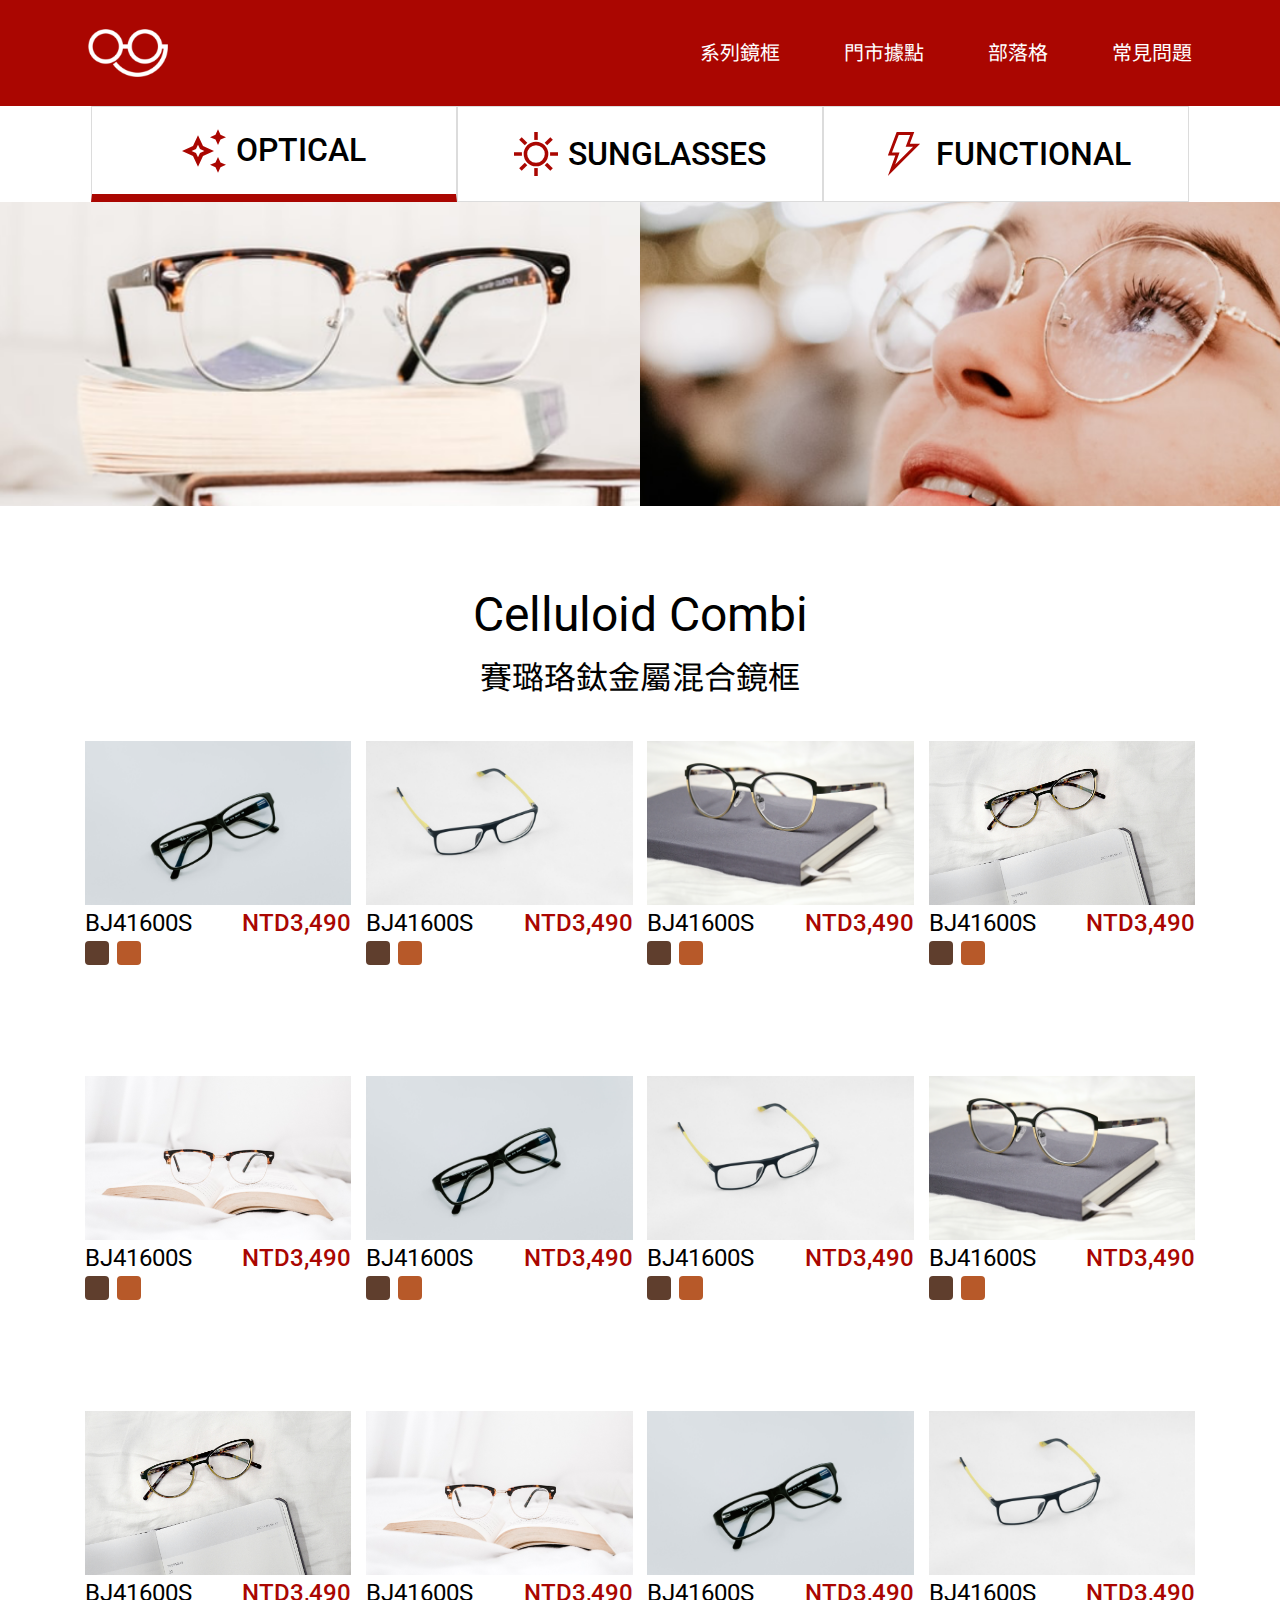
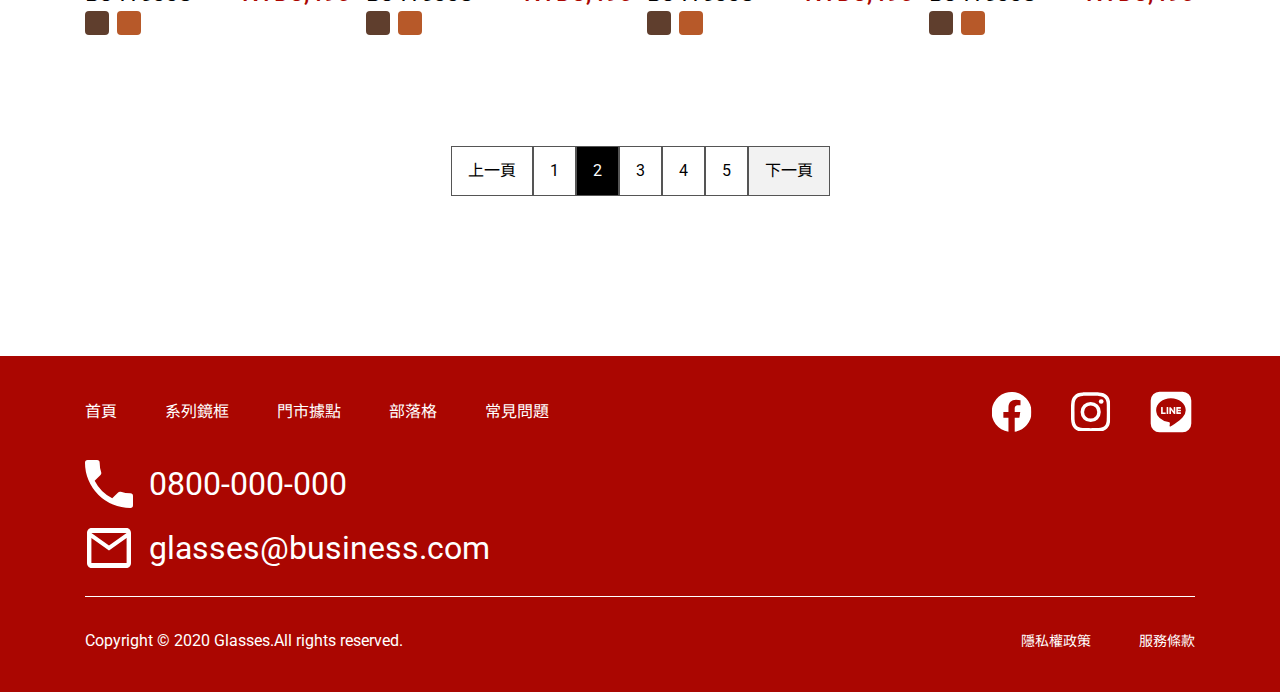
<file: products.html>
<!DOCTYPE html>
<html lang="en">

<head>
  <meta charset="UTF-8">
  <meta name="viewport" content="width=device-width, initial-scale=1.0">
  <meta http-equiv="X-UA-Compatible" content="ie=edge">
  <title>產品列表頁</title>
  <link rel="stylesheet" href="./assets/style/all.css">
  <!-- google fonts 字體 -->
  <link rel="preconnect" href="https://fonts.googleapis.com">
  <link rel="preconnect" href="https://fonts.gstatic.com" crossorigin>
</head>

<body>
  <header class="header bg-primary">
    <div class="header__logo">
      <a href="./index.html" class="d-block">
        <img src="./assets/images/logo/logo-new_1.png" alt="logo">
      </a>
    </div>
    <nav class="menu">
      <ul class="menu__list">
        <li><a href="./products.html" class="menu__link">系列鏡框</a></li>
        <li><a href="./location.html" class="menu__link">門市據點</a></li>
        <li><a href="./blog.html" class="menu__link">部落格</a></li>
        <li><a href="./faq.html" class="menu__link">常見問題</a></li>
      </ul>
    </nav>
  </header>

  <main class="main">
    
<div class="products">
  <section>
    <div class="banner">
      <div class="container">
        <ul class="nav banner__list d-flex justify-content-center">
          <li class="banner__item active" data-category="optical">
            <img src="./assets/images/icon/icon-star.svg" class="banner__icon" alt="star-icon">
            <h3 class="banner__title h3 h4-pad fz-sm-mb fw-medium">OPTICAL</h3>
          </li>
          <li class="banner__item" data-category="sunglasses">
            <img src="./assets/images/icon/icon-sun.svg" class="banner__icon" alt="sun-icon">
            <h3 class="banner__title h3 h4-pad fz-sm-mb fw-medium">SUNGLASSES</h3>
          </li>
          <li class="banner__item">
            <img src="./assets/images/icon/icon-thunder.svg" class="banner__icon" alt="thunder-icon">
            <h3 class="banner__title h3 h4-pad fz-sm-mb fw-medium">FUNCTIONAL</h3>
          </li>
        </ul>
      </div>
      <ul class="banner__imgs d-flex">
        <li class="banner__img" style="background-image: url('./assets/images/banner/banner-1.png');"></li>
        <li class="banner__img" style="background-image: url('./assets/images/banner/banner-2.png');"></li>
      </ul>
    </div>
  </section>
  <section>
    <div class="products__main">
      <div class="container">
        <h1 class="products__title text-center h2 h3-pad h5-mb">
          Celluloid Combi<br><span class="h3 h4-pad h6-mb">賽璐珞鈦金屬混合鏡框</span>
        </h1>

        <div class="optical-block">
          <ul class="products__list d-flex justify-content-between flex-wrap">
            <li class="products__item">
              <div class="card">
                <img src="./assets/images/products/optical/products-1.jpg" class="card-img-top" alt="產品照">
                <div class="card-body d-flex justify-content-between align-items-center">
                  <h5 class="card-title h4 fz-sm-mb">BJ41600S</h5>
                  <p class="price h4 text-primary fz-sm-mb fw-medium">NTD3,490</p>
                </div>
                <div class="card-footer">
                  <div class="color-code color-primary"></div>
                  <div class="color-code color-secondary"></div>
                </div>
              </div>
            </li>
            <li class="products__item">
              <div class="card">
                <img src="./assets/images/products/optical/products-2.jpg" class="card-img-top" alt="產品照">
                <div class="card-body d-flex justify-content-between align-items-center">
                  <h5 class="card-title h4 fz-sm-mb">BJ41600S</h5>
                  <p class="price h4 text-primary fz-sm-mb fw-medium">NTD3,490</p>
                </div>
                <div class="card-footer">
                  <div class="color-code color-primary"></div>
                  <div class="color-code color-secondary"></div>
                </div>
              </div>
            </li>
            <li class="products__item">
              <div class="card">
                <img src="./assets/images/products/optical/products-3.jpg" class="card-img-top" alt="產品照">
                <div class="card-body d-flex justify-content-between align-items-center">
                  <h5 class="card-title h4 fz-sm-mb">BJ41600S</h5>
                  <p class="price h4 text-primary fz-sm-mb fw-medium">NTD3,490</p>
                </div>
                <div class="card-footer">
                  <div class="color-code color-primary"></div>
                  <div class="color-code color-secondary"></div>
                </div>
              </div>
            </li>
            <li class="products__item">
              <div class="card">
                <img src="./assets/images/products/optical/products-4.jpg" class="card-img-top" alt="產品照">
                <div class="card-body d-flex justify-content-between align-items-center">
                  <h5 class="card-title h4 fz-sm-mb">BJ41600S</h5>
                  <p class="price h4 text-primary fz-sm-mb fw-medium">NTD3,490</p>
                </div>
                <div class="card-footer">
                  <div class="color-code color-primary"></div>
                  <div class="color-code color-secondary"></div>
                </div>
              </div>
            </li>
            <li class="products__item">
              <div class="card">
                <img src="./assets/images/products/optical/products-5.jpg" class="card-img-top" alt="產品照">
                <div class="card-body d-flex justify-content-between align-items-center">
                  <h5 class="card-title h4 fz-sm-mb">BJ41600S</h5>
                  <p class="price h4 text-primary fz-sm-mb fw-medium">NTD3,490</p>
                </div>
                <div class="card-footer">
                  <div class="color-code color-primary"></div>
                  <div class="color-code color-secondary"></div>
                </div>
              </div>
            </li>
            <li class="products__item">
              <div class="card">
                <img src="./assets/images/products/optical/products-6.jpg" class="card-img-top" alt="產品照">
                <div class="card-body d-flex justify-content-between align-items-center">
                  <h5 class="card-title h4 fz-sm-mb">BJ41600S</h5>
                  <p class="price h4 text-primary fz-sm-mb fw-medium">NTD3,490</p>
                </div>
                <div class="card-footer">
                  <div class="color-code color-primary"></div>
                  <div class="color-code color-secondary"></div>
                </div>
              </div>
            </li>
            <li class="products__item">
              <div class="card">
                <img src="./assets/images/products/optical/products-7.jpg" class="card-img-top" alt="產品照">
                <div class="card-body d-flex justify-content-between align-items-center">
                  <h5 class="card-title h4 fz-sm-mb">BJ41600S</h5>
                  <p class="price h4 text-primary fz-sm-mb fw-medium">NTD3,490</p>
                </div>
                <div class="card-footer">
                  <div class="color-code color-primary"></div>
                  <div class="color-code color-secondary"></div>
                </div>
              </div>
            </li>
            <li class="products__item">
              <div class="card">
                <img src="./assets/images/products/optical/products-8.jpg" class="card-img-top" alt="產品照">
                <div class="card-body d-flex justify-content-between align-items-center">
                  <h5 class="card-title h4 fz-sm-mb">BJ41600S</h5>
                  <p class="price h4 text-primary fz-sm-mb fw-medium">NTD3,490</p>
                </div>
                <div class="card-footer">
                  <div class="color-code color-primary"></div>
                  <div class="color-code color-secondary"></div>
                </div>
              </div>
            </li>
            <li class="products__item">
              <div class="card">
                <img src="./assets/images/products/optical/products-9.jpg" class="card-img-top" alt="產品照">
                <div class="card-body d-flex justify-content-between align-items-center">
                  <h5 class="card-title h4 fz-sm-mb">BJ41600S</h5>
                  <p class="price h4 text-primary fz-sm-mb fw-medium">NTD3,490</p>
                </div>
                <div class="card-footer">
                  <div class="color-code color-primary"></div>
                  <div class="color-code color-secondary"></div>
                </div>
              </div>
            </li>
            <li class="products__item">
              <div class="card">
                <img src="./assets/images/products/optical/products-10.jpg" class="card-img-top" alt="產品照">
                <div class="card-body d-flex justify-content-between align-items-center">
                  <h5 class="card-title h4 fz-sm-mb">BJ41600S</h5>
                  <p class="price h4 text-primary fz-sm-mb fw-medium">NTD3,490</p>
                </div>
                <div class="card-footer">
                  <div class="color-code color-primary"></div>
                  <div class="color-code color-secondary"></div>
                </div>
              </div>
            </li>
            <li class="products__item">
              <div class="card">
                <img src="./assets/images/products/optical/products-11.jpg" class="card-img-top" alt="產品照">
                <div class="card-body d-flex justify-content-between align-items-center">
                  <h5 class="card-title h4 fz-sm-mb">BJ41600S</h5>
                  <p class="price h4 text-primary fz-sm-mb fw-medium">NTD3,490</p>
                </div>
                <div class="card-footer">
                  <div class="color-code color-primary"></div>
                  <div class="color-code color-secondary"></div>
                </div>
              </div>
            </li>
            <li class="products__item">
              <div class="card">
                <img src="./assets/images/products/optical/products-12.jpg" class="card-img-top" alt="產品照">
                <div class="card-body d-flex justify-content-between align-items-center">
                  <h5 class="card-title h4 fz-sm-mb">BJ41600S</h5>
                  <p class="price h4 text-primary fz-sm-mb fw-medium">NTD3,490</p>
                </div>
                <div class="card-footer">
                  <div class="color-code color-primary"></div>
                  <div class="color-code color-secondary"></div>
                </div>
              </div>
            </li>
          </ul>
          <nav aria-label="Page navigation example">
            <ul class="pagination justify-content-center">
              <li class="page-item"><a class="page-link" href="#">上一頁</a></li>
              <li class="page-item"><a class="page-link" href="#">1</a></li>
              <li class="page-item active"><a class="page-link" href="#">2</a></li>
              <li class="page-item"><a class="page-link" href="#">3</a></li>
              <li class="page-item"><a class="page-link" href="#">4</a></li>
              <li class="page-item"><a class="page-link" href="#">5</a></li>
              <li class="page-item"><a class="page-link next-page" href="#">下一頁</a></li>
            </ul>
          </nav>
        </div>
        <div class="sunglasses-block d-none">
          <ul class="products__list d-flex justify-content-between flex-wrap">
            <li class="products__item">
              <div class="card">
                <img src="./assets/images/products/sunglasses/products-1.png" class="card-img-top" alt="產品照">
                <div class="card-body d-flex justify-content-between align-items-center">
                  <h5 class="card-title h4 fz-sm-mb">BJ41600S</h5>
                  <p class="price h4 text-primary fz-sm-mb fw-medium">NTD3,490</p>
                </div>
                <div class="card-footer">
                  <div class="color-code color-primary"></div>
                  <div class="color-code color-secondary"></div>
                </div>
              </div>
            </li>
            <li class="products__item">
              <div class="card">
                <img src="./assets/images/products/sunglasses/products-2.png" class="card-img-top" alt="產品照">
                <div class="card-body d-flex justify-content-between align-items-center">
                  <h5 class="card-title h4 fz-sm-mb">BJ41600S</h5>
                  <p class="price h4 text-primary fz-sm-mb fw-medium">NTD3,490</p>
                </div>
                <div class="card-footer">
                  <div class="color-code color-primary"></div>
                  <div class="color-code color-secondary"></div>
                </div>
              </div>
            </li>
            <li class="products__item">
              <div class="card">
                <img src="./assets/images/products/sunglasses/products-3.png" class="card-img-top" alt="產品照">
                <div class="card-body d-flex justify-content-between align-items-center">
                  <h5 class="card-title h4 fz-sm-mb">BJ41600S</h5>
                  <p class="price h4 text-primary fz-sm-mb fw-medium">NTD3,490</p>
                </div>
                <div class="card-footer">
                  <div class="color-code color-primary"></div>
                  <div class="color-code color-secondary"></div>
                </div>
              </div>
            </li>
            <li class="products__item">
              <div class="card">
                <img src="./assets/images/products/sunglasses/products-4.jpg" class="card-img-top" alt="產品照">
                <div class="card-body d-flex justify-content-between align-items-center">
                  <h5 class="card-title h4 fz-sm-mb">BJ41600S</h5>
                  <p class="price h4 text-primary fz-sm-mb fw-medium">NTD3,490</p>
                </div>
                <div class="card-footer">
                  <div class="color-code color-primary"></div>
                  <div class="color-code color-secondary"></div>
                </div>
              </div>
            </li>
            <li class="products__item">
              <div class="card">
                <img src="./assets/images/products/sunglasses/products-5.jpg" class="card-img-top" alt="產品照">
                <div class="card-body d-flex justify-content-between align-items-center">
                  <h5 class="card-title h4 fz-sm-mb">BJ41600S</h5>
                  <p class="price h4 text-primary fz-sm-mb fw-medium">NTD3,490</p>
                </div>
                <div class="card-footer">
                  <div class="color-code color-primary"></div>
                  <div class="color-code color-secondary"></div>
                </div>
              </div>
            </li>
            <li class="products__item">
              <div class="card">
                <img src="./assets/images/products/sunglasses/products-6.jpg" class="card-img-top" alt="產品照">
                <div class="card-body d-flex justify-content-between align-items-center">
                  <h5 class="card-title h4 fz-sm-mb">BJ41600S</h5>
                  <p class="price h4 text-primary fz-sm-mb fw-medium">NTD3,490</p>
                </div>
                <div class="card-footer">
                  <div class="color-code color-primary"></div>
                  <div class="color-code color-secondary"></div>
                </div>
              </div>
            </li>
          </ul>
          <nav aria-label="Page navigation example" class="navigation">
            <ul class="pagination justify-content-center">
              <li class="page-item"><a class="page-link" href="#">上一頁</a></li>
              <li class="page-item"><a class="page-link" href="#">1</a></li>
              <li class="page-item active"><a class="page-link" href="#">2</a></li>
              <li class="page-item"><a class="page-link" href="#">3</a></li>
              <li class="page-item"><a class="page-link" href="#">4</a></li>
              <li class="page-item"><a class="page-link" href="#">5</a></li>
              <li class="page-item"><a class="page-link next-page" href="#">下一頁</a></li>
            </ul>
          </nav>
        </div>
      </div>
    </div>
  </section>
</div>

  </main>

  <footer class="footer bg-primary">
    <div class="container">
      <div class="footer__main pt-4 pb-3">
        <div class="nav mb-3">
          <ul class="menu">
            <li><a href="./index.html" class="link">首頁</a></li>
            <li><a href="./products.html" class="link">系列鏡框</a></li>
            <li><a href="./location.html" class="link">門市據點</a></li>
            <li><a href="./blog.html" class="link">部落格</a></li>
            <li><a href="./faq.html" class="link">常見問題</a></li>
          </ul>
          <ul class="footer__community">
            <li><a href="#"><img src="./assets/images/icon/icon-fb.svg" class="icon-community link" alt="Facebook"></a></li>
            <li><a href="#"><img src="./assets/images/icon/icon-ig.svg" class="icon-community link" alt="Instagram"></a></li>
            <li><a href="#"><img src="./assets/images/icon/icon-line.svg" class="icon-community link" alt="Line"></a></li>
          </ul>
        </div>
        <address class="address">
          <ul class="address__list">
            <li class="address__item"><img src="./assets/images/icon/icon-phone.svg" class="icon-address mr-2" alt=""><a href="tel:+0800-000-000" class="address__text link">0800-000-000</a></li>
            <li class="address__item"><img src="./assets/images/icon/icon-mail.svg" class="icon-address mr-2" alt=""><a href="mailto:glasses@business.com" class="address__text link">glasses@business.com</a></li>
          </ul>
        </address>        
      </div>
      <div class="footer__copyright">
        <p class="copyright-text">Copyright © 2020 Glasses.All rights reserved.</p>
        <ul class="footer__rules">
          <li class="rule"><a href="#">隱私權政策</a></li>
          <li class="rule"><a href="#">服務條款</a></li>
        </ul>
      </div>
    </div>
  </footer>
  <script src="./assets/js/vendors.js"></script>
  <script src="./assets/js/all.js"></script>
  <script src="https://cdnjs.cloudflare.com/ajax/libs/jquery/3.5.1/jquery.min.js"></script>
</body>

</html>
</file>
<file: assets/style/all.css>
@charset "UTF-8";
/* http://meyerweb.com/eric/tools/css/reset/ 
   v2.0 | 20110126
   License: none (public domain)
*/
@import url("https://fonts.googleapis.com/css2?family=Noto+Sans+TC:wght@400;500;700&family=Roboto:ital,wght@0,400;0,500;0,700;0,900;1,900&display=swap");
html,
body,
div,
span,
applet,
object,
iframe,
h1,
h2,
h3,
h4,
h5,
h6,
p,
blockquote,
pre,
a,
abbr,
acronym,
address,
big,
cite,
code,
del,
dfn,
em,
img,
ins,
kbd,
q,
s,
samp,
small,
strike,
strong,
sub,
sup,
tt,
var,
b,
u,
i,
center,
dl,
dt,
dd,
ol,
ul,
li,
fieldset,
form,
label,
legend,
table,
caption,
tbody,
tfoot,
thead,
tr,
th,
td,
article,
aside,
canvas,
details,
embed,
figure,
figcaption,
footer,
header,
hgroup,
menu,
nav,
output,
ruby,
section,
summary,
time,
mark,
audio,
video {
  margin: 0;
  padding: 0;
  border: 0;
  font-size: 100%;
  font: inherit;
  vertical-align: baseline; }

/* HTML5 display-role reset for older browsers */
article,
aside,
details,
figcaption,
figure,
footer,
header,
hgroup,
menu,
nav,
section {
  display: block; }

body {
  line-height: 1; }

ol,
ul {
  list-style: none; }

blockquote,
q {
  quotes: none; }

blockquote:before,
blockquote:after,
q:before,
q:after {
  content: '';
  content: none; }

table {
  border-collapse: collapse;
  border-spacing: 0; }

body {
  /* mac, IOS 系統字體  Windows 英文系統字  微軟正黑體 Android 系統字  IOS 系統字  通用字體 */
  font-family: 'Roboto', 'Noto Sans TC', sans-serif;
  font-weight: 400;
  line-height: 1.5; }

h1,
h2,
h3,
h4,
h5,
h6 {
  line-height: 1.2; }

/* rwd img css，可當作是 CSS Reset 其中一個 */
img {
  max-width: 100%;
  height: auto;
  vertical-align: middle; }

/* 全域 border-box */
*,
*::before,
*::after {
  -webkit-box-sizing: border-box;
          box-sizing: border-box; }

.container {
  max-width: 1140px;
  margin: 0 auto;
  padding: 0 15px; }
  @media (max-width: 992px) {
    .container {
      padding: 0 39px; } }
  @media (max-width: 767px) {
    .container {
      padding: 0 15px; } }

.text-center {
  text-align: center; }

.text-start {
  text-align: start; }

.text-end {
  text-align: end; }

.text-decoration-none {
  text-decoration: none; }

.text-primary {
  color: #AA0601; }

.text-primary-dark {
  color: #9F1213; }

.text-secondary {
  color: #650300; }

.text-white {
  color: white; }

.text-gray-100 {
  color: #f2f2f2; }

.text-gray-200 {
  color: #DCDCDC; }

.text-gray-300 {
  color: #6C6C6C; }

.text-gray-400 {
  color: #707070; }

.text-gray-500 {
  color: #555555; }

.text-gray-600 {
  color: #212529; }

.text-gray-700 {
  color: #0A0A0A; }

.fw-light {
  font-weight: 300; }

.fw-regular {
  font-weight: 400; }

.fw-medium {
  font-weight: 500; }

.fw-bold {
  font-weight: 700; }

.fw-black {
  font-weight: 900; }

.font-italic {
  font-style: italic; }

.h1 {
  font-size: 4rem; }

.h2 {
  font-size: 3rem; }

.h3 {
  font-size: 2rem; }

.h4 {
  font-size: 1.5rem; }

.h5 {
  font-size: 1.25rem; }

.h6 {
  font-size: 1rem; }

.fz-sm {
  font-size: 0.875rem; }

@media (max-width: 992px) {
  .h1-pad {
    font-size: 4rem; } }

@media (max-width: 992px) {
  .h2-pad {
    font-size: 3rem; } }

@media (max-width: 992px) {
  .h3-pad {
    font-size: 2rem; } }

@media (max-width: 992px) {
  .h4-pad {
    font-size: 1.5rem; } }

@media (max-width: 992px) {
  .h5-pad {
    font-size: 1.25rem; } }

@media (max-width: 992px) {
  .h6-pad {
    font-size: 1rem; } }

@media (max-width: 992px) {
  .fz-sm-pad {
    font-size: 0.875rem; } }

@media (max-width: 767px) {
  .h1-mb {
    font-size: 4rem; } }

@media (max-width: 767px) {
  .h2-mb {
    font-size: 3rem; } }

@media (max-width: 767px) {
  .h3-mb {
    font-size: 2rem; } }

@media (max-width: 767px) {
  .h4-mb {
    font-size: 1.5rem; } }

@media (max-width: 767px) {
  .h5-mb {
    font-size: 1.25rem; } }

@media (max-width: 767px) {
  .h6-mb {
    font-size: 1rem; } }

@media (max-width: 767px) {
  .fz-sm-mb {
    font-size: 0.875rem; } }

.pt-1 {
  padding-top: 0.5rem; }

.pt-2 {
  padding-top: 1rem; }

.pt-3 {
  padding-top: 1.5rem; }

.pt-4 {
  padding-top: 2rem; }

.pt-5 {
  padding-top: 3rem; }

.pt-6 {
  padding-top: 4rem; }

.pb-1 {
  padding-bottom: 0.5rem; }

.pb-2 {
  padding-bottom: 1rem; }

.pb-3 {
  padding-bottom: 1.5rem; }

.pb-4 {
  padding-bottom: 2rem; }

.pb-5 {
  padding-bottom: 3rem; }

.pb-6 {
  padding-bottom: 4rem; }

.pl-1 {
  padding-left: 0.5rem; }

.pl-2 {
  padding-left: 1rem; }

.pl-3 {
  padding-left: 1.5rem; }

.pl-4 {
  padding-left: 2rem; }

.pl-5 {
  padding-left: 3rem; }

.pl-6 {
  padding-left: 4rem; }

.pr-1 {
  padding-right: 0.5rem; }

.pr-2 {
  padding-right: 1rem; }

.pr-3 {
  padding-right: 1.5rem; }

.pr-4 {
  padding-right: 2rem; }

.pr-5 {
  padding-right: 3rem; }

.pr-6 {
  padding-right: 4rem; }

.mt-1 {
  margin-top: 0.5rem; }

.mt-2 {
  margin-top: 1rem; }

.mt-3 {
  margin-top: 1.5rem; }

.mt-4 {
  margin-top: 2rem; }

.mt-5 {
  margin-top: 3rem; }

.mt-6 {
  margin-top: 4rem; }

.mb-1 {
  margin-bottom: 0.5rem; }

.mb-2 {
  margin-bottom: 1rem; }

.mb-3 {
  margin-bottom: 1.5rem; }

.mb-4 {
  margin-bottom: 2rem; }

.mb-5 {
  margin-bottom: 3rem; }

.mb-6 {
  margin-bottom: 4rem; }

.ml-1 {
  margin-left: 0.5rem; }

.ml-2 {
  margin-left: 1rem; }

.ml-3 {
  margin-left: 1.5rem; }

.ml-4 {
  margin-left: 2rem; }

.ml-5 {
  margin-left: 3rem; }

.ml-6 {
  margin-left: 4rem; }

.mr-1 {
  margin-right: 0.5rem; }

.mr-2 {
  margin-right: 1rem; }

.mr-3 {
  margin-right: 1.5rem; }

.mr-4 {
  margin-right: 2rem; }

.mr-5 {
  margin-right: 3rem; }

.mr-6 {
  margin-right: 4rem; }

.d-inline {
  display: inline; }

.d-inline-block {
  display: inline-block; }

.d-block {
  display: block; }

.d-flex {
  display: -webkit-box;
  display: -ms-flexbox;
  display: flex; }

.d-none {
  display: none; }

@media (max-width: 992px) {
  .d-inline-pad {
    display: inline; } }

@media (max-width: 992px) {
  .d-inline-block-pad {
    display: inline-block; } }

@media (max-width: 992px) {
  .d-block-pad {
    display: block; } }

@media (max-width: 992px) {
  .d-flex-pad {
    display: -webkit-box;
    display: -ms-flexbox;
    display: flex; } }

@media (max-width: 992px) {
  .d-none-pad {
    display: none; } }

@media (max-width: 767px) {
  .d-inline-mb {
    display: inline; } }

@media (max-width: 767px) {
  .d-inline-block-mb {
    display: inline-block; } }

@media (max-width: 767px) {
  .d-block-mb {
    display: block; } }

@media (max-width: 767px) {
  .d-flex-mb {
    display: -webkit-box;
    display: -ms-flexbox;
    display: flex; } }

@media (max-width: 767px) {
  .d-none-mb {
    display: none; } }

.flex-nowrap {
  -ms-flex-wrap: nowrap;
      flex-wrap: nowrap; }

.flex-wrap {
  -ms-flex-wrap: wrap;
      flex-wrap: wrap; }

.flex-row {
  -webkit-box-orient: horizontal;
  -webkit-box-direction: normal;
      -ms-flex-direction: row;
          flex-direction: row; }

.flex-row-reverse {
  -webkit-box-orient: horizontal;
  -webkit-box-direction: reverse;
      -ms-flex-direction: row-reverse;
          flex-direction: row-reverse; }

.flex-column {
  -webkit-box-orient: vertical;
  -webkit-box-direction: normal;
      -ms-flex-direction: column;
          flex-direction: column; }

.flex-column-reverse {
  -webkit-box-orient: vertical;
  -webkit-box-direction: reverse;
      -ms-flex-direction: column-reverse;
          flex-direction: column-reverse; }

.justify-content-center {
  -webkit-box-pack: center;
      -ms-flex-pack: center;
          justify-content: center; }

.justify-content-between {
  -webkit-box-pack: justify;
      -ms-flex-pack: justify;
          justify-content: space-between; }

.align-items-center {
  -webkit-box-align: center;
      -ms-flex-align: center;
          align-items: center; }

.bg-primary {
  background-color: #AA0601; }

.bg-secondary {
  background-color: #650300; }

.bg-primary-light {
  background-color: #AA06010D; }

.img-horizon-reverse {
  -webkit-transform: scaleX(-1);
  -ms-transform: scaleX(-1);
      transform: scaleX(-1); }

.btn {
  display: inline-block;
  padding: 8px 16px; }

.card {
  max-width: 255px;
  border: 1px solid rgba(0, 0, 0, 0.125);
  border-radius: .25rem; }
  .card-img-top {
    display: block;
    width: 100%; }
  .card-body {
    padding: 16px; }

.pagination {
  display: -webkit-box;
  display: -ms-flexbox;
  display: flex; }
  .pagination .page-link {
    display: inline-block;
    padding: 12px 16px;
    color: #000;
    text-decoration: none;
    border: 1px solid #555555;
    vertical-align: middle; }
    @media (max-width: 767px) {
      .pagination .page-link {
        padding: 10px 10px;
        font-size: 0.875rem; } }
  @media (max-width: 767px) {
    .pagination .pre-page,
    .pagination .next-page {
      padding: 10px 5px; } }
  .pagination .active {
    background: #000; }
    .pagination .active .page-link {
      color: white; }
  .pagination .next-page {
    background-color: #f2f2f2; }

.breadcrumb {
  display: -webkit-box;
  display: -ms-flexbox;
  display: flex; }
  .breadcrumb-item {
    margin-right: 8px; }
    .breadcrumb-item:nth-last-child(1) {
      margin-right: 0; }
  .breadcrumb-link {
    text-decoration: none;
    color: black;
    margin-right: 8px; }
  .breadcrumb .active {
    color: #AA0601; }

.header {
  padding-left: 88px;
  padding-right: 56px;
  display: -webkit-box;
  display: -ms-flexbox;
  display: flex;
  -webkit-box-orient: horizontal;
  -webkit-box-direction: normal;
      -ms-flex-direction: row;
          flex-direction: row;
  -webkit-box-pack: justify;
      -ms-flex-pack: justify;
          justify-content: space-between;
  -webkit-box-align: center;
      -ms-flex-align: center;
          align-items: center; }
  @media (max-width: 992px) {
    .header {
      padding: 0 39px; } }
  @media (max-width: 767px) {
    .header {
      padding: 0;
      -webkit-box-orient: vertical;
      -webkit-box-direction: normal;
          -ms-flex-direction: column;
              flex-direction: column; }
      .header .menu {
        width: 100%; } }
  .header__logo {
    width: 80px; }
    @media (max-width: 767px) {
      .header__logo {
        width: 48px;
        padding: 10px 0; } }
  .header .menu__list {
    display: -webkit-box;
    display: -ms-flexbox;
    display: flex; }
    @media (max-width: 767px) {
      .header .menu__list {
        -ms-flex-wrap: wrap;
            flex-wrap: wrap; }
        .header .menu__list li {
          width: 50%;
          text-align: center;
          border: 1px solid white; } }
  .header .menu__link {
    display: block;
    color: white;
    font-size: 1.25rem;
    font-weight: 400;
    text-decoration: none;
    padding: 38px 32px; }
    .header .menu__link:hover {
      color: rgba(255, 255, 255, 0.85);
      background-color: #960501; }
    @media (max-width: 767px) {
      .header .menu__link {
        padding: 8px 0; } }

.footer__main {
  border-bottom: 1px solid white; }
  @media (max-width: 767px) {
    .footer__main {
      display: -webkit-box;
      display: -ms-flexbox;
      display: flex;
      -webkit-box-orient: horizontal;
      -webkit-box-direction: reverse;
          -ms-flex-direction: row-reverse;
              flex-direction: row-reverse;
      -webkit-box-pack: justify;
          -ms-flex-pack: justify;
              justify-content: space-between; } }

.footer .nav {
  display: -webkit-box;
  display: -ms-flexbox;
  display: flex;
  -webkit-box-pack: justify;
      -ms-flex-pack: justify;
          justify-content: space-between;
  -webkit-box-align: center;
      -ms-flex-align: center;
          align-items: center; }

.footer .menu {
  display: -webkit-box;
  display: -ms-flexbox;
  display: flex; }
  @media (max-width: 767px) {
    .footer .menu {
      display: none; } }
  .footer .menu li {
    margin-right: 48px; }
    @media (max-width: 992px) {
      .footer .menu li {
        margin-right: 40px; } }
  .footer .menu > :last-child {
    margin-right: 0; }
  .footer .menu a {
    color: white;
    text-decoration: none; }

.footer__community {
  display: -webkit-box;
  display: -ms-flexbox;
  display: flex; }
  .footer__community li {
    margin-left: 32px; }
    @media (max-width: 992px) {
      .footer__community li {
        margin-left: 24px; } }
  .footer__community > :first-child {
    margin-left: 0; }

.footer .address__list li {
  margin-bottom: 16px; }
  @media (max-width: 992px) {
    .footer .address__list li {
      margin-bottom: 12px; } }
  @media (max-width: 767px) {
    .footer .address__list li {
      margin-bottom: 6px; } }

.footer .address__list > :last-child {
  margin-bottom: 0; }

.footer .address__item {
  display: -webkit-box;
  display: -ms-flexbox;
  display: flex;
  -webkit-box-align: center;
      -ms-flex-align: center;
          align-items: center; }

.footer .address__text {
  color: white;
  text-decoration: none;
  font-size: 2rem;
  font-weight: 400; }
  @media (max-width: 992px) {
    .footer .address__text {
      font-size: 1.25rem; } }
  @media (max-width: 767px) {
    .footer .address__text {
      font-size: 1rem; } }

.footer__copyright {
  padding-top: 32px;
  padding-bottom: 39px;
  display: -webkit-box;
  display: -ms-flexbox;
  display: flex;
  -webkit-box-pack: justify;
      -ms-flex-pack: justify;
          justify-content: space-between;
  color: white; }
  @media (max-width: 767px) {
    .footer__copyright {
      padding-top: 16px;
      padding-bottom: 24px;
      display: -webkit-box;
      display: -ms-flexbox;
      display: flex;
      -webkit-box-orient: vertical;
      -webkit-box-direction: normal;
          -ms-flex-direction: column;
              flex-direction: column; }
      .footer__copyright .copyright-text {
        font-size: 0.875rem;
        margin-bottom: 8px; } }

.footer__rules {
  display: -webkit-box;
  display: -ms-flexbox;
  display: flex;
  -webkit-box-align: center;
      -ms-flex-align: center;
          align-items: center;
  font-size: 0.875rem; }
  @media (max-width: 767px) {
    .footer__rules {
      -webkit-box-orient: vertical;
      -webkit-box-direction: normal;
          -ms-flex-direction: column;
              flex-direction: column;
      -webkit-box-align: start;
          -ms-flex-align: start;
              align-items: flex-start; } }
  .footer__rules .rule {
    margin-left: 48px; }
    .footer__rules .rule a {
      color: white;
      text-decoration: none; }
      .footer__rules .rule a:hover {
        color: rgba(255, 255, 255, 0.85); }
    @media (max-width: 992px) {
      .footer__rules .rule {
        margin-left: 24px; } }
    @media (max-width: 767px) {
      .footer__rules .rule {
        margin-left: 0px;
        margin-bottom: 8px; } }
  .footer__rules > :first-child {
    margin-left: 0; }
  .footer__rules > :last-child {
    margin-bottom: 0; }

.footer .icon-community,
.footer .icon-address {
  width: 48px;
  height: 48px; }

@media (max-width: 992px) {
  .footer .icon-community,
  .footer .icon-address {
    width: 24px;
    height: 24px; } }

@media (max-width: 767px) {
  .footer .icon-address {
    width: 20px;
    height: 20px; } }

.footer .link:hover {
  color: rgba(255, 255, 255, 0.85); }

.navbar .nav__main {
  display: -webkit-box;
  display: -ms-flexbox;
  display: flex;
  -webkit-box-pack: justify;
      -ms-flex-pack: justify;
          justify-content: space-between;
  -webkit-box-align: center;
      -ms-flex-align: center;
          align-items: center; }

.navbar .nav__list {
  display: -webkit-box;
  display: -ms-flexbox;
  display: flex; }
  @media (max-width: 767px) {
    .navbar .nav__list {
      width: 100%;
      -webkit-box-pack: justify;
          -ms-flex-pack: justify;
              justify-content: space-between; } }

.navbar .nav__item {
  margin-right: 3rem; }
  .navbar .nav__item:nth-last-child(1) {
    margin-right: 0; }
  @media (max-width: 767px) {
    .navbar .nav__item {
      margin-right: 0; } }

.navbar .nav__link {
  display: inline-block;
  text-decoration: none;
  color: white;
  font-size: 1.25rem;
  font-weight: 700;
  padding: 12px 0; }
  .navbar .nav__link:hover {
    color: rgba(255, 255, 255, 0.85); }
  @media (max-width: 992px) {
    .navbar .nav__link {
      font-size: 1rem;
      padding: 16px 0; } }

.navbar .nav__icon {
  width: 30px;
  height: 30px; }

.index .banner {
  background-image: url("../images/banner/banner.png");
  background-size: cover;
  background-position: 50% 50%; }
  @media (max-width: 767px) {
    .index .banner {
      background-image: url("../images/banner/banner-sm.png"); } }
  .index .banner__main {
    height: 840px;
    display: -webkit-box;
    display: -ms-flexbox;
    display: flex;
    -webkit-box-orient: vertical;
    -webkit-box-direction: reverse;
        -ms-flex-direction: column-reverse;
            flex-direction: column-reverse;
    -webkit-box-pack: center;
        -ms-flex-pack: center;
            justify-content: center;
    -webkit-box-align: end;
        -ms-flex-align: end;
            align-items: flex-end; }
    @media (max-width: 767px) {
      .index .banner__main {
        height: 394px; } }
  .index .banner__title {
    font-size: 4rem;
    font-weight: 700;
    color: #650300; }
    @media (max-width: 992px) {
      .index .banner__title {
        font-size: 3rem; } }
    @media (max-width: 767px) {
      .index .banner__title {
        font-size: 2rem; } }
  .index .banner .sub-title {
    font-size: 2rem;
    font-weight: 400;
    color: #650300;
    display: block; }
    @media (max-width: 992px) {
      .index .banner .sub-title {
        font-size: 1.25rem; } }
    @media (max-width: 767px) {
      .index .banner .sub-title {
        font-size: 1rem; } }

.index .services {
  padding-top: 60px; }
  @media (max-width: 992px) {
    .index .services {
      padding-top: 40px;
      padding-bottom: 24px; } }
  @media (max-width: 767px) {
    .index .services {
      padding-top: 32px;
      padding-bottom: 8px; } }
  .index .services__title {
    font-size: 3rem;
    font-weight: 700;
    color: #650300;
    text-align: center;
    margin-bottom: 48px; }
    @media (max-width: 992px) {
      .index .services__title {
        font-size: 2rem;
        margin-bottom: 40px; } }
    @media (max-width: 767px) {
      .index .services__title {
        font-size: 1.5rem;
        margin-bottom: 28px; } }
  .index .services__img {
    display: inline-block;
    width: 100px;
    height: 100px;
    margin-bottom: 16px; }
  .index .services .sub-title {
    font-size: 1.5rem;
    font-weight: 700;
    color: #650300;
    margin-bottom: 8px; }
  .index .services__list {
    display: -webkit-box;
    display: -ms-flexbox;
    display: flex;
    -ms-flex-wrap: wrap;
        flex-wrap: wrap; }
    @media (max-width: 992px) {
      .index .services__list {
        padding: 0 77px; } }
    @media (max-width: 767px) {
      .index .services__list {
        padding: 0 60px; } }
    .index .services__list li {
      text-align: center;
      width: 25%;
      padding-left: 15px;
      padding-right: 15px;
      margin-bottom: 80px; }
      @media (max-width: 992px) {
        .index .services__list li {
          width: 50%;
          padding: 0;
          margin-bottom: 32px; } }
      @media (max-width: 767px) {
        .index .services__list li {
          width: 100%; } }
    .index .services__list > :first-child {
      padding-left: 0; }
    .index .services__list > :last-child {
      padding-right: 0; }
    @media (max-width: 992px) {
      .index .services__list > :nth-child(2n+1) {
        padding-right: 52.5px; } }
    @media (max-width: 767px) {
      .index .services__list > :nth-child(2n+1) {
        padding-right: 0; } }
    @media (max-width: 992px) {
      .index .services__list > :nth-child(2n) {
        padding-left: 52.5px; } }
    @media (max-width: 767px) {
      .index .services__list > :nth-child(2n) {
        padding-left: 0; } }
  .index .services p {
    text-align: left;
    font-weight: 400; }

.index .classic {
  padding-top: 60px;
  padding-bottom: 48px; }
  @media (max-width: 992px) {
    .index .classic {
      padding-top: 40px;
      padding-bottom: 48px; } }
  @media (max-width: 767px) {
    .index .classic {
      padding-top: 32px;
      padding-bottom: 32px; } }
  .index .classic__title {
    font-size: 3rem;
    color: #650300;
    font-weight: 700;
    text-align: center;
    margin-bottom: 40px; }
    @media (max-width: 992px) {
      .index .classic__title {
        font-size: 2rem;
        margin-bottom: 32px; } }
    @media (max-width: 767px) {
      .index .classic__title {
        font-size: 1.25rem;
        margin-bottom: 20px; } }
  .index .classic__list li {
    display: -webkit-box;
    display: -ms-flexbox;
    display: flex;
    margin-bottom: 32px; }
    @media (max-width: 992px) {
      .index .classic__list li {
        margin-bottom: 8px; } }
    @media (max-width: 767px) {
      .index .classic__list li {
        display: block;
        position: relative; } }
  .index .classic__list > :nth-child(2n+1) .classic__img {
    margin-right: 32px; }
    @media (max-width: 767px) {
      .index .classic__list > :nth-child(2n+1) .classic__img {
        margin-right: 0; } }
  .index .classic__list > :nth-child(2n) {
    -webkit-box-orient: horizontal;
    -webkit-box-direction: reverse;
        -ms-flex-direction: row-reverse;
            flex-direction: row-reverse; }
    @media (max-width: 992px) {
      .index .classic__list > :nth-child(2n) {
        -webkit-box-orient: horizontal;
        -webkit-box-direction: normal;
            -ms-flex-direction: row;
                flex-direction: row; } }
    .index .classic__list > :nth-child(2n) .classic__img {
      margin-left: 32px; }
      @media (max-width: 992px) {
        .index .classic__list > :nth-child(2n) .classic__img {
          margin-left: 0;
          margin-right: 32px; } }
      @media (max-width: 767px) {
        .index .classic__list > :nth-child(2n) .classic__img {
          margin-right: 0; } }
  .index .classic__img {
    max-width: 57%; }
    @media (max-width: 767px) {
      .index .classic__img {
        max-width: 100%; } }
  .index .classic .text-icon {
    width: 48px;
    height: 48px;
    margin-right: 8px; }
    @media (max-width: 992px) {
      .index .classic .text-icon {
        width: 40px;
        height: 40px; } }
    @media (max-width: 767px) {
      .index .classic .text-icon {
        width: 36px;
        height: 36px; } }
  .index .classic__text {
    text-decoration: none;
    color: #650300;
    display: -webkit-box;
    display: -ms-flexbox;
    display: flex;
    -webkit-box-align: center;
        -ms-flex-align: center;
            align-items: center; }
    @media (max-width: 767px) {
      .index .classic__text {
        position: absolute;
        top: 50%;
        left: 50%;
        -webkit-transform: translate(-50%, -50%);
            -ms-transform: translate(-50%, -50%);
                transform: translate(-50%, -50%); } }
  .index .classic .sub-title {
    font-size: 3rem;
    color: #AA0601;
    font-weight: 900;
    font-style: italic; }
    @media (max-width: 992px) {
      .index .classic .sub-title {
        font-size: 28px; } }

.index .co-brand {
  background-image: url("../images/bg.png");
  background-size: cover;
  background-position: 50% 50%;
  padding-top: 60px;
  padding-bottom: 80px; }
  @media (max-width: 992px) {
    .index .co-brand {
      padding-top: 40px;
      padding-bottom: 56px; } }
  @media (max-width: 767px) {
    .index .co-brand {
      padding-top: 32px;
      padding-bottom: 40px; } }
  .index .co-brand__title {
    font-size: 3rem;
    font-weight: 700;
    color: white;
    text-align: center;
    margin-bottom: 40px; }
    @media (max-width: 992px) {
      .index .co-brand__title {
        font-size: 2rem;
        margin-bottom: 32px; } }
    @media (max-width: 767px) {
      .index .co-brand__title {
        font-size: 1.25rem;
        margin-bottom: 20px; } }
  .index .co-brand__list {
    display: -webkit-box;
    display: -ms-flexbox;
    display: flex;
    -ms-flex-wrap: wrap;
        flex-wrap: wrap;
    -webkit-box-pack: justify;
        -ms-flex-pack: justify;
            justify-content: space-between; }
  .index .co-brand__item {
    width: 49%;
    text-align: center;
    position: relative;
    background: white; }
    @media (max-width: 767px) {
      .index .co-brand__item {
        width: 100%;
        margin-bottom: 16px; } }
    .index .co-brand__item:nth-last-child(1) {
      margin-bottom: 0; }
  .index .co-brand__subtitle {
    font-size: 72px;
    font-weight: 700;
    color: #AA0601;
    width: 100%;
    text-align: center;
    position: absolute;
    top: 50%;
    left: 50%;
    -webkit-transform: translate(-50%, -50%);
        -ms-transform: translate(-50%, -50%);
            transform: translate(-50%, -50%); }
    @media (max-width: 992px) {
      .index .co-brand__subtitle {
        font-size: 2rem; } }
  .index .co-brand__img {
    width: 100%;
    opacity: 0.5; }

.index .recommend {
  padding-top: 60px; }
  @media (max-width: 992px) {
    .index .recommend {
      padding-top: 40px;
      padding-bottom: 24px; } }
  @media (max-width: 767px) {
    .index .recommend {
      padding-top: 32px; } }
  .index .recommend__img {
    border-radius: 4px 4px 0px 0px; }
    @media (max-width: 992px) {
      .index .recommend__img {
        width: 100%; } }
  .index .recommend__title {
    color: #650300;
    font-size: 3rem;
    font-weight: 700;
    text-align: center;
    margin-bottom: 40px; }
    @media (max-width: 992px) {
      .index .recommend__title {
        font-size: 2rem;
        margin-bottom: 32px; } }
    @media (max-width: 767px) {
      .index .recommend__title {
        font-size: 1.25rem;
        margin-bottom: 20px; } }
  .index .recommend__list {
    display: -webkit-box;
    display: -ms-flexbox;
    display: flex;
    -ms-flex-wrap: wrap;
        flex-wrap: wrap;
    -webkit-box-pack: justify;
        -ms-flex-pack: justify;
            justify-content: space-between; }
  .index .recommend__item {
    width: 23%;
    -webkit-box-shadow: 0px 2px 6px #00000029;
            box-shadow: 0px 2px 6px #00000029;
    border: 1px solid #DEE2E6;
    border-radius: 4px;
    margin-bottom: 80px; }
    @media (max-width: 992px) {
      .index .recommend__item {
        width: 48%;
        margin-bottom: 32px; } }
    @media (max-width: 767px) {
      .index .recommend__item {
        width: 100%;
        margin-bottom: 16px; } }
  .index .recommend__body {
    height: 204px;
    display: -webkit-box;
    display: -ms-flexbox;
    display: flex;
    -webkit-box-orient: vertical;
    -webkit-box-direction: normal;
        -ms-flex-direction: column;
            flex-direction: column;
    -webkit-box-pack: justify;
        -ms-flex-pack: justify;
            justify-content: space-between;
    padding: 16px; }
    @media (max-width: 992px) {
      .index .recommend__body {
        padding: 24px 16px; } }
  .index .recommend__subtitle {
    font-size: 0.875rem;
    font-weight: 500;
    color: #212529;
    margin-bottom: 8px; }
  .index .recommend__text {
    color: #212529; }
  .index .recommend__time {
    font-size: 0.875rem;
    color: #707070; }

.index .contact {
  padding-top: 60px;
  padding-bottom: 80px; }
  @media (max-width: 992px) {
    .index .contact {
      padding-top: 40px;
      padding-bottom: 56px; } }
  @media (max-width: 767px) {
    .index .contact {
      padding-top: 30px;
      padding-bottom: 40px; } }
  .index .contact__main {
    max-width: 730px;
    margin: 0 auto; }
    @media (max-width: 992px) {
      .index .contact__main {
        max-width: 450px; } }
    @media (max-width: 767px) {
      .index .contact__main {
        max-width: 100%; } }
  .index .contact__title {
    font-size: 3rem;
    font-weight: 700;
    text-align: center;
    margin-bottom: 24px; }
    @media (max-width: 992px) {
      .index .contact__title {
        font-size: 2rem; } }
    @media (max-width: 767px) {
      .index .contact__title {
        font-size: 1.25rem;
        margin-bottom: 20px; } }
  .index .contact__text {
    font-size: 1.25rem;
    margin-bottom: 20px; }
  .index .contact__item {
    margin-bottom: 16px; }
    @media (max-width: 992px) {
      .index .contact__item {
        margin-bottom: 8px; } }
    @media (max-width: 992px) {
      .index .contact__item label {
        font-size: 0.875rem; } }
    .index .contact__item:nth-last-child(1) {
      margin-bottom: 40px; }
      @media (max-width: 992px) {
        .index .contact__item:nth-last-child(1) {
          margin-bottom: 20px; } }
    .index .contact__item .input__text {
      width: 100%;
      height: 50px;
      border: 1px solid #000000;
      background: #AA060100; }
  .index .contact .submit {
    cursor: pointer;
    font-weight: 700;
    padding: 16px 143px;
    color: white;
    background: #AA0601;
    border: none; }
    .index .contact .submit:hover {
      background-color: #c30701; }

.products .banner__list .banner__item {
  width: 33%;
  height: 96px;
  border: 1px solid #DCDCDC;
  display: -webkit-box;
  display: -ms-flexbox;
  display: flex;
  -webkit-box-pack: center;
      -ms-flex-pack: center;
          justify-content: center;
  -webkit-box-align: center;
      -ms-flex-align: center;
          align-items: center;
  cursor: pointer; }
  @media (max-width: 992px) {
    .products .banner__list .banner__item {
      height: 60px; } }
  @media (max-width: 767px) {
    .products .banner__list .banner__item {
      height: 30px; } }

.products .banner__list .active {
  border-bottom: 8px solid #AA0601; }
  @media (max-width: 767px) {
    .products .banner__list .active {
      border-bottom: 4px solid #AA0601; } }

.products .banner__icon {
  width: 44px;
  height: 44px;
  margin-right: 10px; }
  @media (max-width: 992px) {
    .products .banner__icon {
      width: 32px;
      height: 32px;
      margin-right: 8px; } }
  @media (max-width: 767px) {
    .products .banner__icon {
      height: 16px;
      height: 16px;
      margin-right: 2px; } }

.products .banner .banner__img {
  width: 50%;
  height: 304px;
  background-position: center;
  background-size: cover; }
  @media (max-width: 767px) {
    .products .banner .banner__img {
      height: 148px; } }

.products__main {
  padding-top: 80px; }
  @media (max-width: 992px) {
    .products__main {
      padding-top: 56px; } }
  @media (max-width: 767px) {
    .products__main {
      padding-top: 32px; } }

.products__title {
  margin-bottom: 40px; }
  @media (max-width: 992px) {
    .products__title {
      margin-bottom: 32px; } }
  @media (max-width: 767px) {
    .products__title {
      margin-bottom: 20px; } }

.products .optical-block .products__item {
  width: 24%; }

.products .sunglasses-block {
  padding-bottom: 56px; }
  @media (max-width: 992px) {
    .products .sunglasses-block {
      padding-bottom: 0; } }
  .products .sunglasses-block .navigation {
    display: none; }
    @media (max-width: 767px) {
      .products .sunglasses-block .navigation {
        display: block; } }
  .products .sunglasses-block .products__item {
    width: 32%; }

@media (max-width: 992px) {
  .products .optical-block .products__item,
  .products .sunglasses-block .products__item {
    width: 48%; } }

@media (max-width: 767px) {
  .products .optical-block .products__item,
  .products .sunglasses-block .products__item {
    width: 100%; } }

.products__item {
  margin-bottom: 104px; }
  @media (max-width: 992px) {
    .products__item {
      margin-bottom: 72px; } }
  @media (max-width: 767px) {
    .products__item {
      margin-bottom: 32px; } }
  @media (max-width: 767px) {
    .products__item:nth-child(n+4) {
      display: none; } }
  .products__item .card {
    max-width: 100%;
    border-radius: 0;
    border: 0; }
    .products__item .card-img-top {
      width: 100%;
      height: 164px;
      -o-object-fit: cover;
         object-fit: cover; }
    .products__item .card-body {
      padding: 0; }
    .products__item .card .color-code {
      display: inline-block;
      height: 24px;
      width: 24px;
      border-radius: 4px;
      margin-right: 4px;
      cursor: pointer; }
      @media (max-width: 767px) {
        .products__item .card .color-code {
          margin-right: 0px; } }
    .products__item .card .color-primary {
      background: #5F3E2D; }
    .products__item .card .color-secondary {
      background: #B75929; }

.products .pagination {
  margin-bottom: 160px; }
  @media (max-width: 992px) {
    .products .pagination {
      margin-bottom: 96px; } }
  @media (max-width: 767px) {
    .products .pagination {
      margin-bottom: 56px; } }

.location__main {
  padding-top: 96px;
  padding-bottom: 128px; }
  @media (max-width: 992px) {
    .location__main {
      padding-top: 60px;
      padding-bottom: 76px; } }
  @media (max-width: 767px) {
    .location__main {
      padding-top: 28px;
      padding-bottom: 40px; } }

.location__title {
  padding-left: 16px;
  border-left: 8px solid #9F1213;
  margin-bottom: 60px; }
  @media (max-width: 992px) {
    .location__title {
      margin-bottom: 40px; } }
  @media (max-width: 767px) {
    .location__title {
      margin-bottom: 24px; } }

.location .select-block {
  margin-bottom: 32px; }
  @media (max-width: 992px) {
    .location .select-block {
      margin-bottom: 24px; } }
  @media (max-width: 767px) {
    .location .select-block {
      margin-bottom: 20px; } }

.location .select-label {
  padding-right: 20px; }
  @media (max-width: 767px) {
    .location .select-label {
      padding-right: 12px;
      width: 84px; } }

.location .location__select {
  width: 324px;
  height: 45px; }
  @media (max-width: 992px) {
    .location .location__select {
      width: 237px; } }
  @media (max-width: 767px) {
    .location .location__select {
      width: 100%;
      height: 36px; } }

.location .location__item {
  width: 31%;
  margin-right: 2%;
  margin-bottom: 32px; }
  @media (max-width: 992px) {
    .location .location__item {
      width: 50%;
      margin-right: 0;
      margin-bottom: 20px; }
      .location .location__item:nth-child(2n+1) {
        padding-right: 15px; }
      .location .location__item:nth-child(2n) {
        padding-left: 15px; } }
  @media (max-width: 767px) {
    .location .location__item {
      width: 100%;
      margin-bottom: 16px; }
      .location .location__item:nth-child(2n+1) {
        padding-right: 0; }
      .location .location__item:nth-child(2n) {
        padding-left: 0; } }

.location .card {
  max-width: 100%;
  border: 1px solid #00000020; }

.location .card-header {
  border-bottom: 1px solid #00000020; }

.location .card-title {
  padding: 12px 0;
  padding-left: 24px; }

.location .card-body {
  padding: 16px 24px; }

.location .card-footer .location-button {
  display: block;
  width: 100%;
  background: #000;
  color: #FFF;
  border: 1px solid #00000020;
  padding: 20px 0;
  cursor: pointer; }
  @media (max-width: 992px) {
    .location .card-footer .location-button {
      padding: 16px 0; } }

.location .address-item {
  display: -webkit-box;
  display: -ms-flexbox;
  display: flex;
  -webkit-box-align: center;
      -ms-flex-align: center;
          align-items: center;
  margin-bottom: 8px; }
  .location .address-item:nth-last-child(1) {
    margin-bottom: 0; }

.location .address-icon {
  width: 24px;
  height: 24px;
  margin-right: 8px; }
  @media (max-width: 767px) {
    .location .address-icon {
      height: 20px;
      width: 20px; } }

.location .location__information {
  -ms-flex-wrap: wrap;
      flex-wrap: wrap; }
  .location .location__information .card {
    width: 38%;
    border: 0; }
    @media (max-width: 992px) {
      .location .location__information .card {
        width: 100%;
        display: -webkit-box;
        display: -ms-flexbox;
        display: flex;
        -webkit-box-pack: justify;
            -ms-flex-pack: justify;
                justify-content: space-between;
        -webkit-box-align: center;
            -ms-flex-align: center;
                align-items: center;
        margin-bottom: 32px; } }
    @media (max-width: 767px) {
      .location .location__information .card {
        display: block;
        margin-bottom: 16px; } }
    @media (max-width: 992px) {
      .location .location__information .card-img-top, .location .location__information .card-main {
        width: 48%; } }
    @media (max-width: 767px) {
      .location .location__information .card-img-top, .location .location__information .card-main {
        width: 100%; } }
  .location .location__information .card-header,
  .location .location__information .card-body {
    border: 1px solid #00000020; }
  .location .location__information .map {
    width: 60%; }
    @media (max-width: 992px) {
      .location .location__information .map {
        width: 100%;
        margin-bottom: 20px; } }
    @media (max-width: 767px) {
      .location .location__information .map {
        margin-bottom: 16px; } }

.faq__main {
  padding-top: 96px;
  padding-bottom: 160px; }
  @media (max-width: 992px) {
    .faq__main {
      padding-top: 60px;
      padding-bottom: 96px; } }
  @media (max-width: 767px) {
    .faq__main {
      padding-top: 28px;
      padding-bottom: 56px; } }

.faq__title {
  padding-left: 16px;
  border-left: 8px solid #9F1213;
  margin-bottom: 60px; }
  @media (max-width: 992px) {
    .faq__title {
      margin-bottom: 40px; } }
  @media (max-width: 767px) {
    .faq__title {
      margin-bottom: 24px; } }

.faq__subtitle {
  margin-bottom: 36px; }
  @media (max-width: 992px) {
    .faq__subtitle {
      margin-bottom: 32px; } }
  @media (max-width: 767px) {
    .faq__subtitle {
      margin-bottom: 24px; } }

.faq__item {
  margin-bottom: 32px; }
  @media (max-width: 992px) {
    .faq__item {
      margin-bottom: 24px; } }
  @media (max-width: 767px) {
    .faq__item {
      margin-bottom: 20px; } }
  .faq__item:nth-last-child(1) {
    margin-bottom: 0; }
  .faq__item .item-title {
    margin-bottom: 16px; }
    @media (max-width: 767px) {
      .faq__item .item-title {
        margin-bottom: 8px; } }
  .faq__item .item-text {
    margin-left: 95px; }
    @media (max-width: 992px) {
      .faq__item .item-text {
        margin-left: 60px; } }
    @media (max-width: 767px) {
      .faq__item .item-text {
        margin-left: 0; } }

@media (max-width: 767px) {
  .blog .navbar {
    display: none; } }

.blog__main {
  padding-top: 40px;
  padding-bottom: 10rem; }

.blog__title {
  padding-left: 1rem;
  border-left: 0.5rem solid #9F1213;
  margin-bottom: 60px; }
  @media (max-width: 992px) {
    .blog__title {
      margin-bottom: 40px; } }
  @media (max-width: 767px) {
    .blog__title {
      margin-bottom: 1.5rem; } }

.blog .card {
  max-width: 100%;
  border: 0;
  border-radius: 0;
  display: -webkit-box;
  display: -ms-flexbox;
  display: flex;
  margin-bottom: 60px;
  cursor: pointer; }
  @media (max-width: 992px) {
    .blog .card {
      -webkit-box-pack: justify;
          -ms-flex-pack: justify;
              justify-content: space-between;
      margin-bottom: 24px; } }
  @media (max-width: 767px) {
    .blog .card {
      -webkit-box-orient: vertical;
      -webkit-box-direction: normal;
          -ms-flex-direction: column;
              flex-direction: column;
      margin-bottom: 20px; } }
  .blog .card:nth-last-child(1) {
    margin-bottom: 96px; }
    @media (max-width: 992px) {
      .blog .card:nth-last-child(1) {
        margin-bottom: 64px; } }
    @media (max-width: 767px) {
      .blog .card:nth-last-child(1) {
        margin-bottom: 52px; } }
  .blog .card-img-block {
    width: 60%; }
    @media (max-width: 992px) {
      .blog .card-img-block {
        width: 50%; } }
    @media (max-width: 767px) {
      .blog .card-img-block {
        width: 100%;
        margin-bottom: 0.5rem; } }
  .blog .card-top-img {
    width: 100%; }
  .blog .card-main {
    width: 40%;
    padding-left: 30px; }
    @media (max-width: 992px) {
      .blog .card-main {
        width: 50%; } }
    @media (max-width: 767px) {
      .blog .card-main {
        width: 100%;
        padding-left: 0; } }
  .blog .card-header {
    margin-bottom: 24px; }
    @media (max-width: 992px) {
      .blog .card-header {
        margin-bottom: 33px; } }
    @media (max-width: 767px) {
      .blog .card-header {
        margin-bottom: 0; } }
  .blog .card-time {
    opacity: 0.7; }
  .blog .card-body {
    padding: 0;
    margin-bottom: 14px; }
    @media (max-width: 992px) {
      .blog .card-body {
        margin-bottom: 0; } }
  .blog .card-text {
    color: #555555; }

.article__main {
  padding-top: 0.5rem;
  padding-bottom: 10rem; }
  @media (max-width: 992px) {
    .article__main {
      padding-bottom: 6rem; } }
  @media (max-width: 767px) {
    .article__main {
      padding-bottom: 3.5rem; } }

.article .breadcrumb {
  margin-bottom: 0.5rem; }

.article__content {
  width: 75%; }
  @media (max-width: 767px) {
    .article__content {
      width: 100%; } }

.article .sidebar {
  width: 25%;
  padding-left: 30px; }
  @media (max-width: 767px) {
    .article .sidebar {
      width: 100%;
      padding-left: 0; } }
  .article .sidebar__header {
    margin-top: 72px;
    margin-bottom: 0.5rem; }
    @media (max-width: 992px) {
      .article .sidebar__header {
        margin-top: 58px; } }
    @media (max-width: 767px) {
      .article .sidebar__header {
        margin-top: 0; } }
  .article .sidebar .tag-icon {
    width: 3rem;
    height: 3rem; }
    @media (max-width: 992px) {
      .article .sidebar .tag-icon {
        width: 1.5rem;
        height: 1.5rem; } }

.article__title {
  margin-bottom: 0.5rem; }
  @media (max-width: 992px) {
    .article__title {
      margin-bottom: 4px; } }
  @media (max-width: 767px) {
    .article__title {
      margin-bottom: 0; } }

.article .subtitle-block {
  margin-bottom: 1.5rem; }
  @media (max-width: 767px) {
    .article .subtitle-block {
      margin-bottom: 20px; } }

.article__item {
  margin-bottom: 40px; }
  @media (max-width: 992px) {
    .article__item {
      margin-bottom: 1.5rem; } }
  .article__item:nth-last-child(1) {
    margin-bottom: 3rem; }
    @media (max-width: 992px) {
      .article__item:nth-last-child(1) {
        margin-bottom: 28px; } }
    @media (max-width: 767px) {
      .article__item:nth-last-child(1) {
        margin-bottom: 20px; } }

.article__img {
  width: 100%;
  margin-bottom: 1.5rem; }
  @media (max-width: 992px) {
    .article__img {
      margin-bottom: 1rem; } }

.article__text {
  opacity: 0.6;
  margin-bottom: 20px; }
  @media (max-width: 992px) {
    .article__text {
      margin-bottom: 16px; } }
  .article__text:nth-last-child(1) {
    margin-bottom: 0; }

.article .tag-list {
  display: -webkit-box;
  display: -ms-flexbox;
  display: flex;
  -ms-flex-wrap: wrap;
      flex-wrap: wrap; }

.article .tag-top .tag-item {
  margin-right: 16px; }
  .article .tag-top .tag-item:nth-last-child(1) {
    margin-right: 0; }

.article .tag-sidebar .tag-item {
  margin-right: 1.5rem; }
  .article .tag-sidebar .tag-item:nth-last-child(1) {
    margin-right: 0; }

.article .article__community {
  padding-bottom: 20px;
  border-bottom: 1px solid #000;
  margin-bottom: 1.5rem; }
  @media (max-width: 992px) {
    .article .article__community {
      margin-bottom: 1rem; } }
  @media (max-width: 767px) {
    .article .article__community {
      margin-bottom: 10px; } }
  .article .article__community .community-item {
    margin-right: 1rem; }
    .article .article__community .community-item:nth-last-child(1) {
      margin-right: 0; }
  .article .article__community .tag-icon {
    width: 1.5rem;
    height: 1.5rem; }
    @media (max-width: 992px) {
      .article .article__community .tag-icon {
        width: 20px;
        height: 20px; } }

@media (max-width: 767px) {
  .article__pagination {
    margin-bottom: 30px; } }

@media (max-width: 767px) {
  .article__pagination .page-item {
    margin-bottom: 6px; }
    .article__pagination .page-item:nth-last-child(1) {
      margin-bottom: 0; } }

.article__pagination .page-icon {
  width: 1.5rem;
  height: 1.5rem; }

.article__pagination .page-text:nth-child(2n+1) {
  margin-right: 0.5rem; }
  @media (max-width: 992px) {
    .article__pagination .page-text:nth-child(2n+1) {
      margin-right: 0.25rem; } }
  @media (max-width: 767px) {
    .article__pagination .page-text:nth-child(2n+1) {
      margin-right: 0; } }

.article__pagination .page-text:nth-child(2n) {
  margin-left: 0.5rem; }
  @media (max-width: 992px) {
    .article__pagination .page-text:nth-child(2n) {
      margin-left: 0.25rem; } }
  @media (max-width: 767px) {
    .article__pagination .page-text:nth-child(2n) {
      margin-left: 0; } }

@media (max-width: 767px) {
  .article__pagination .next-page {
    -webkit-box-orient: horizontal;
    -webkit-box-direction: reverse;
        -ms-flex-direction: row-reverse;
            flex-direction: row-reverse;
    -webkit-box-pack: end;
        -ms-flex-pack: end;
            justify-content: flex-end; } }

/*# sourceMappingURL=all.css.map */
</file>
